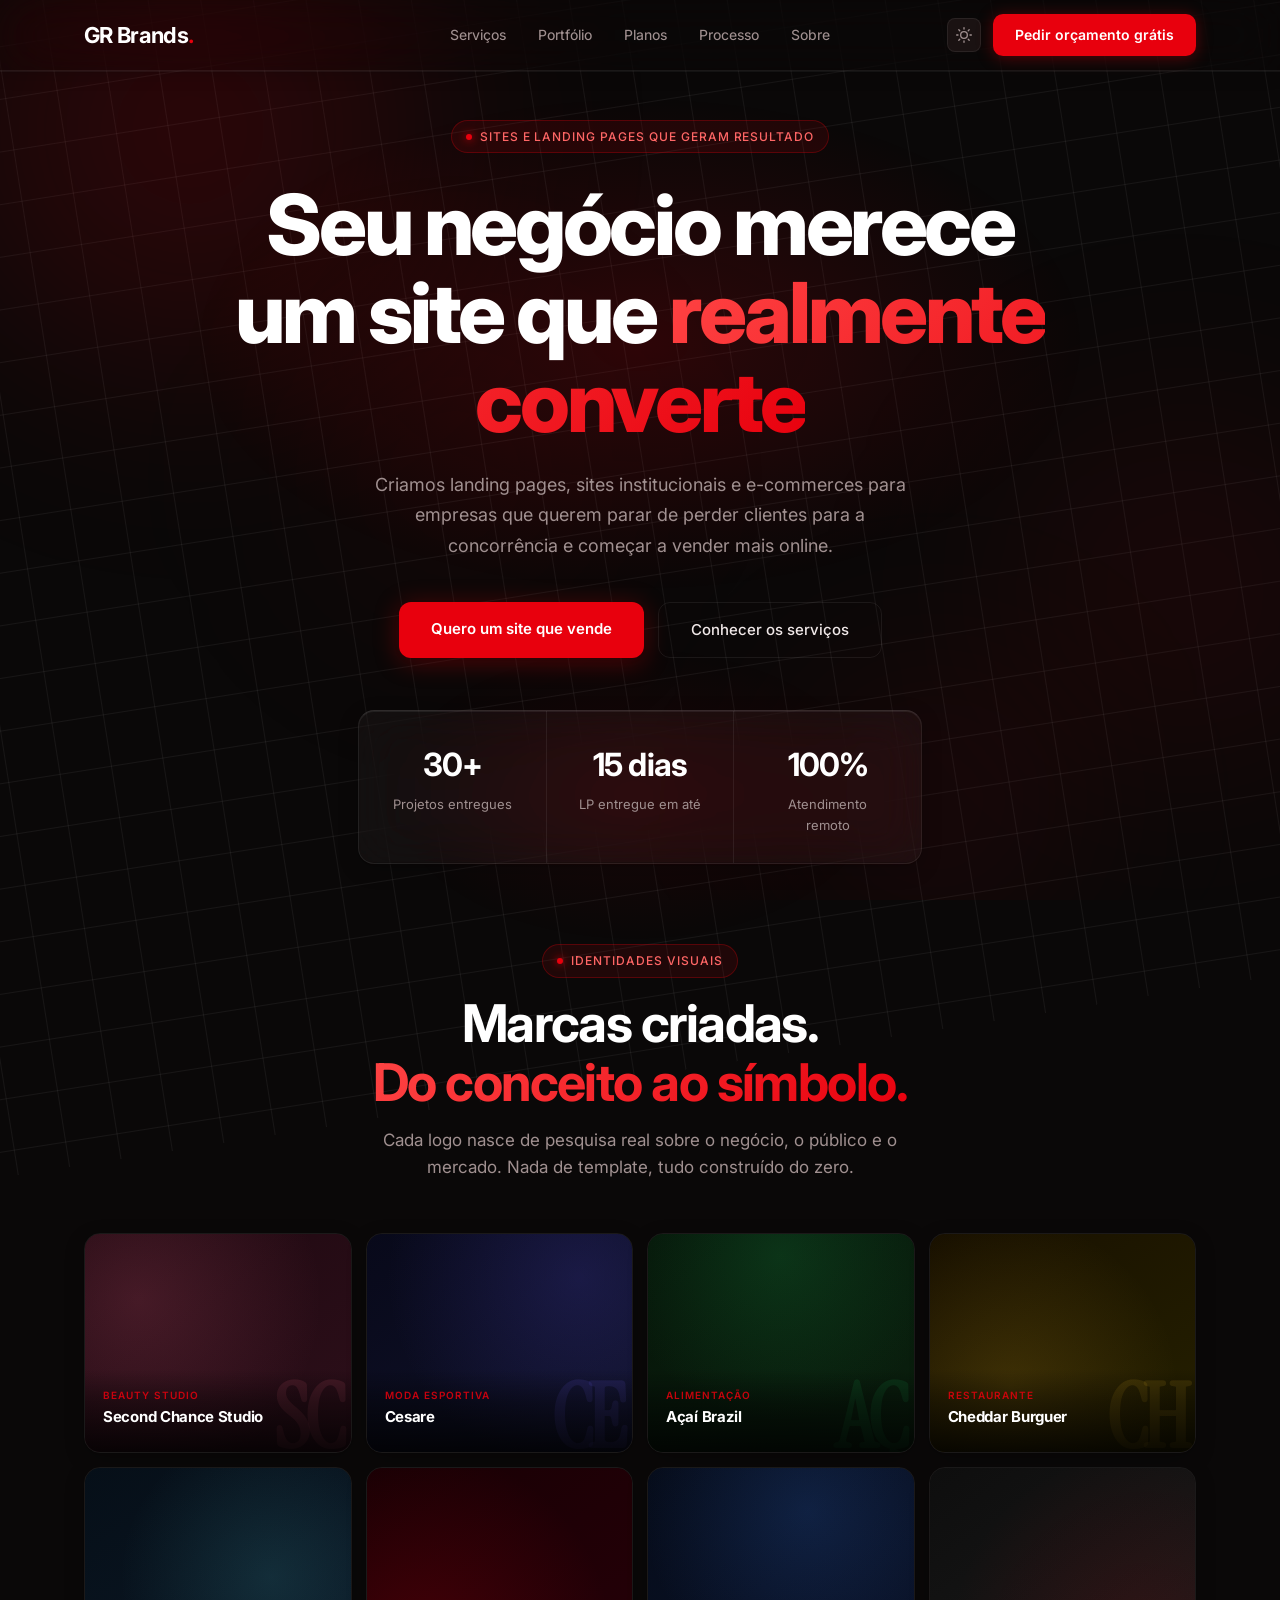
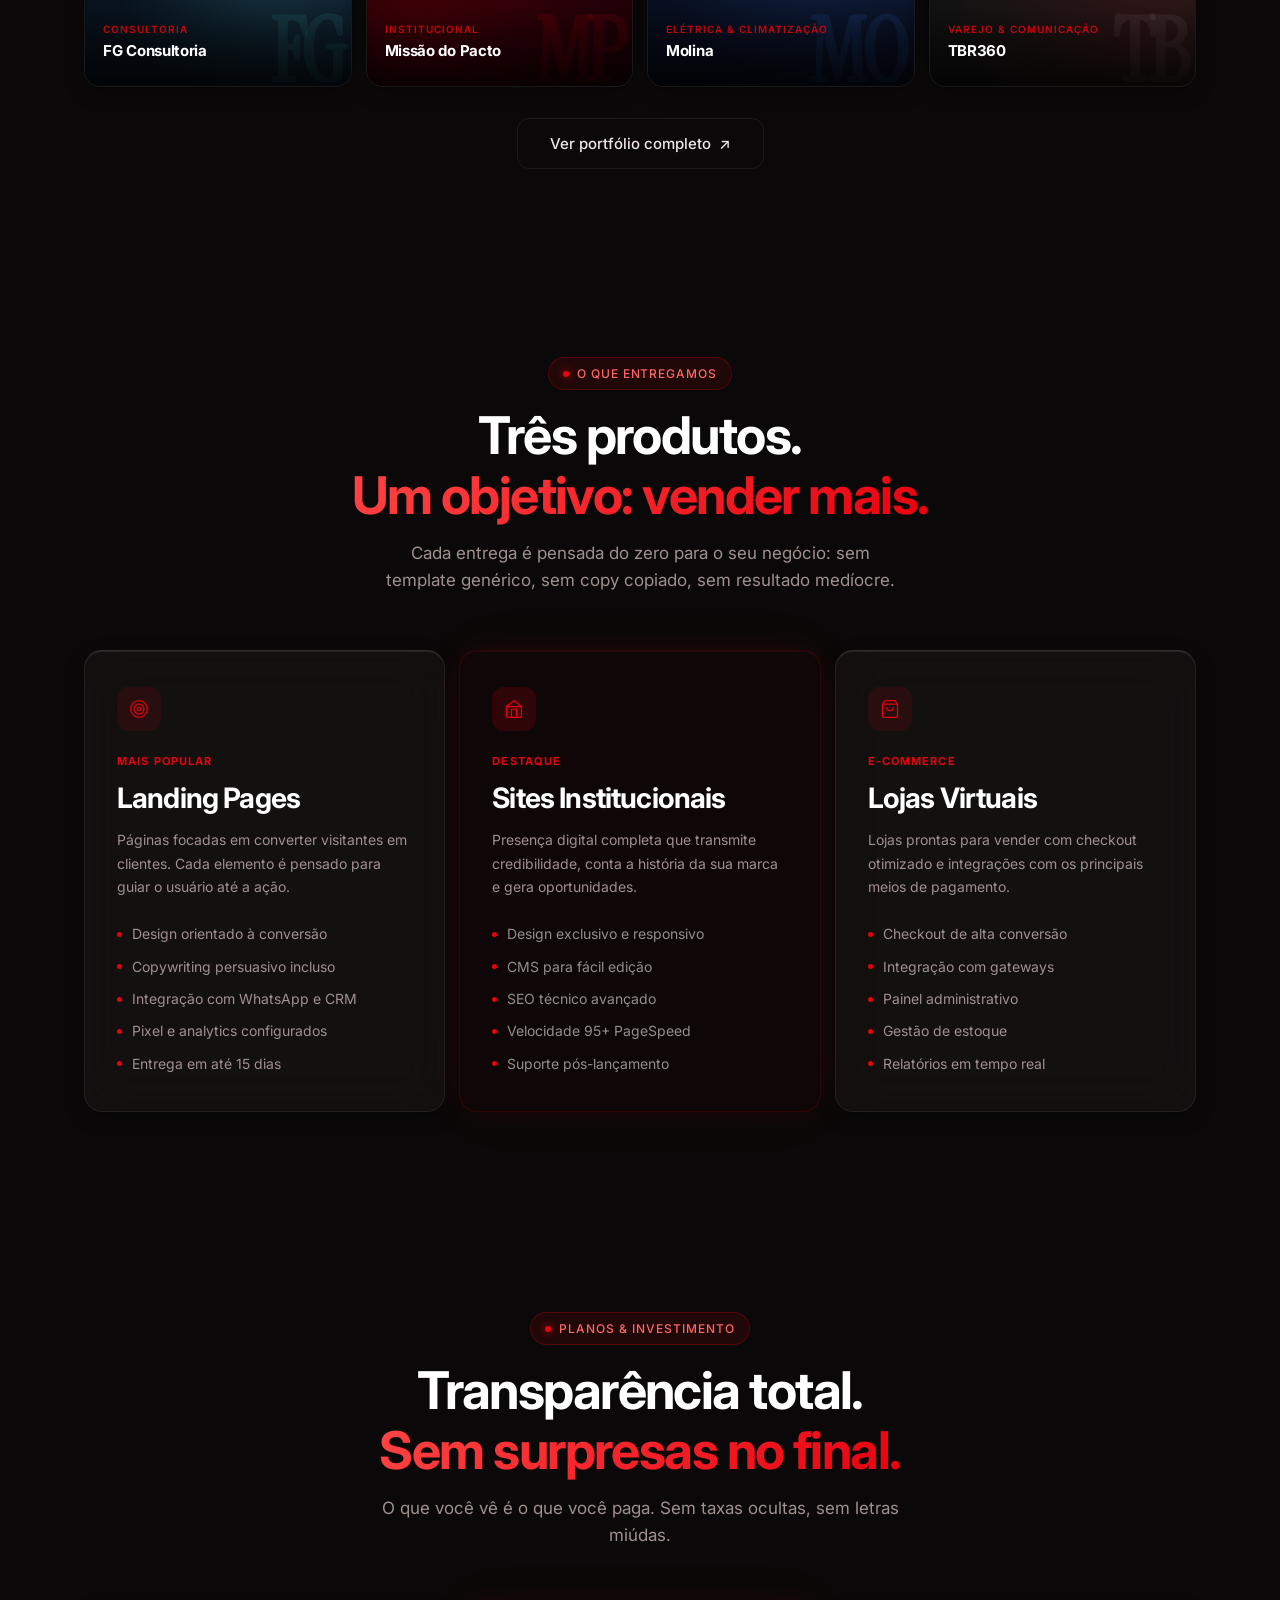
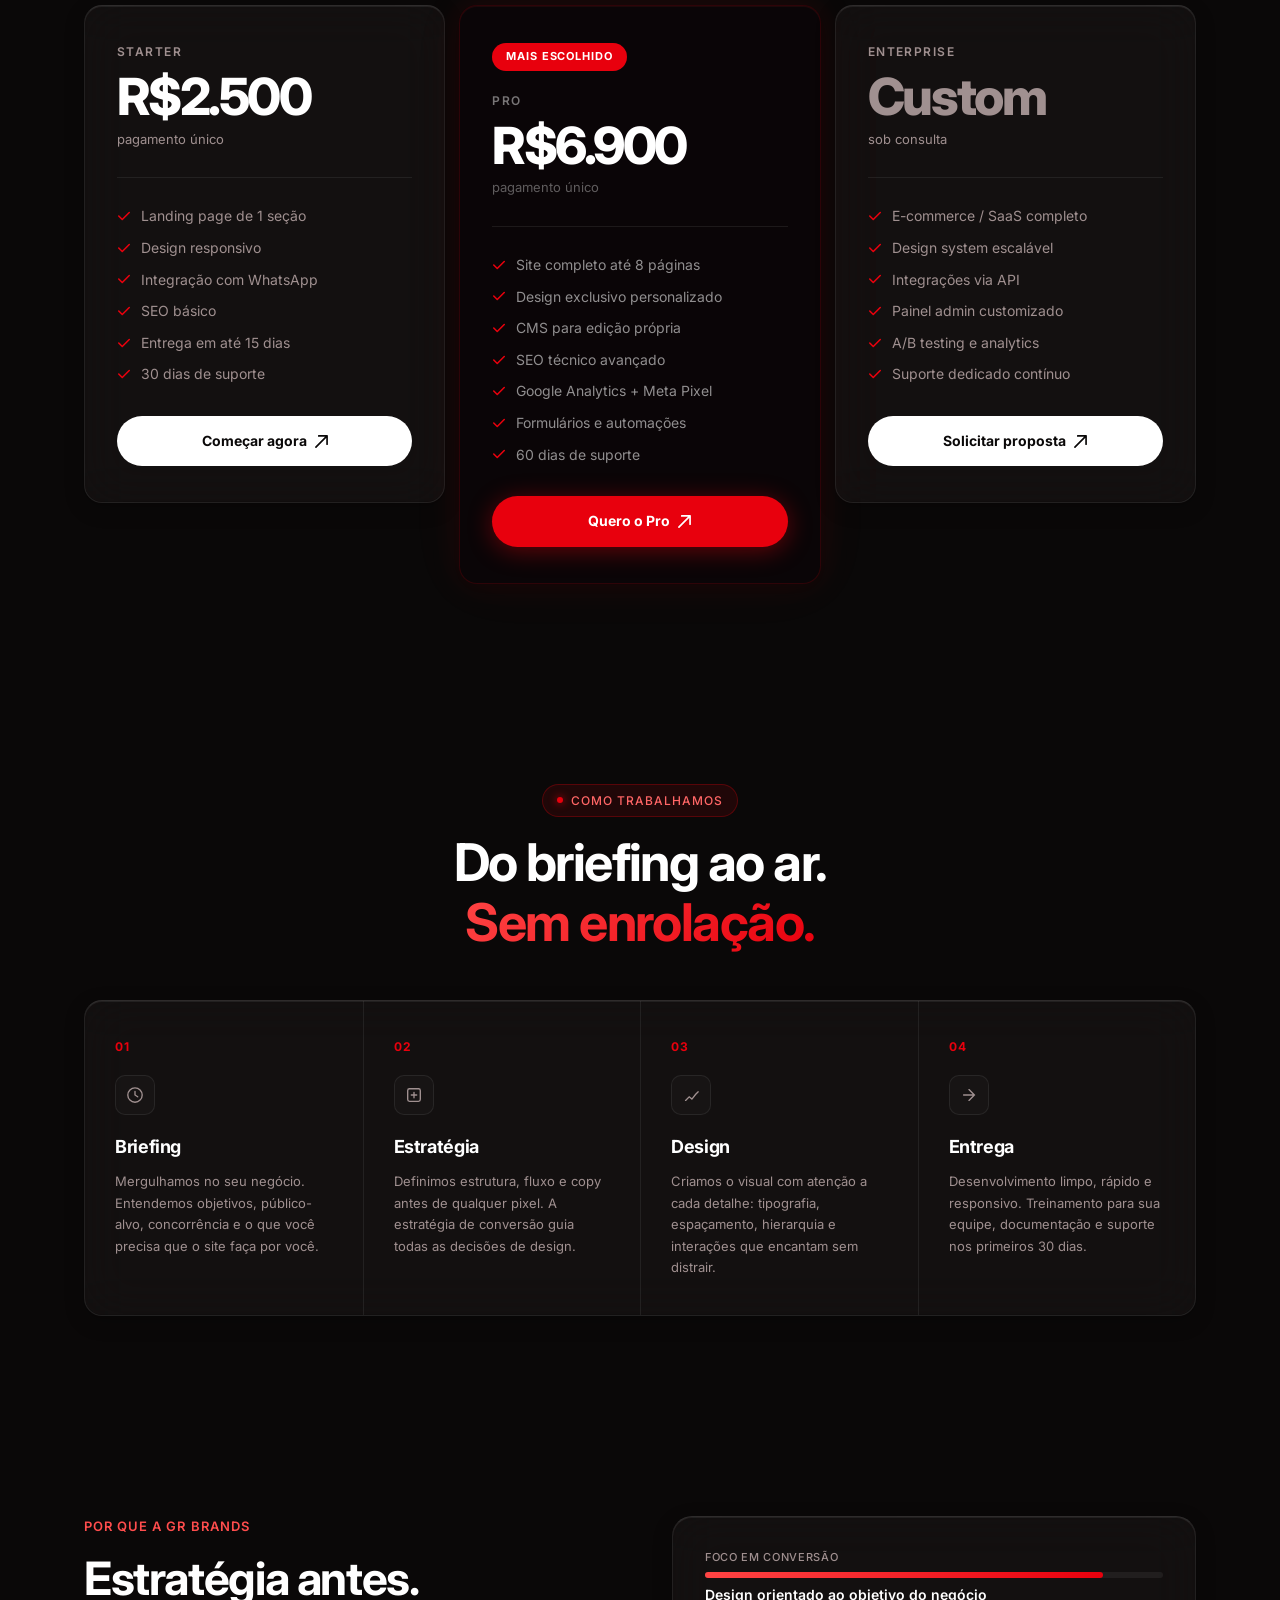
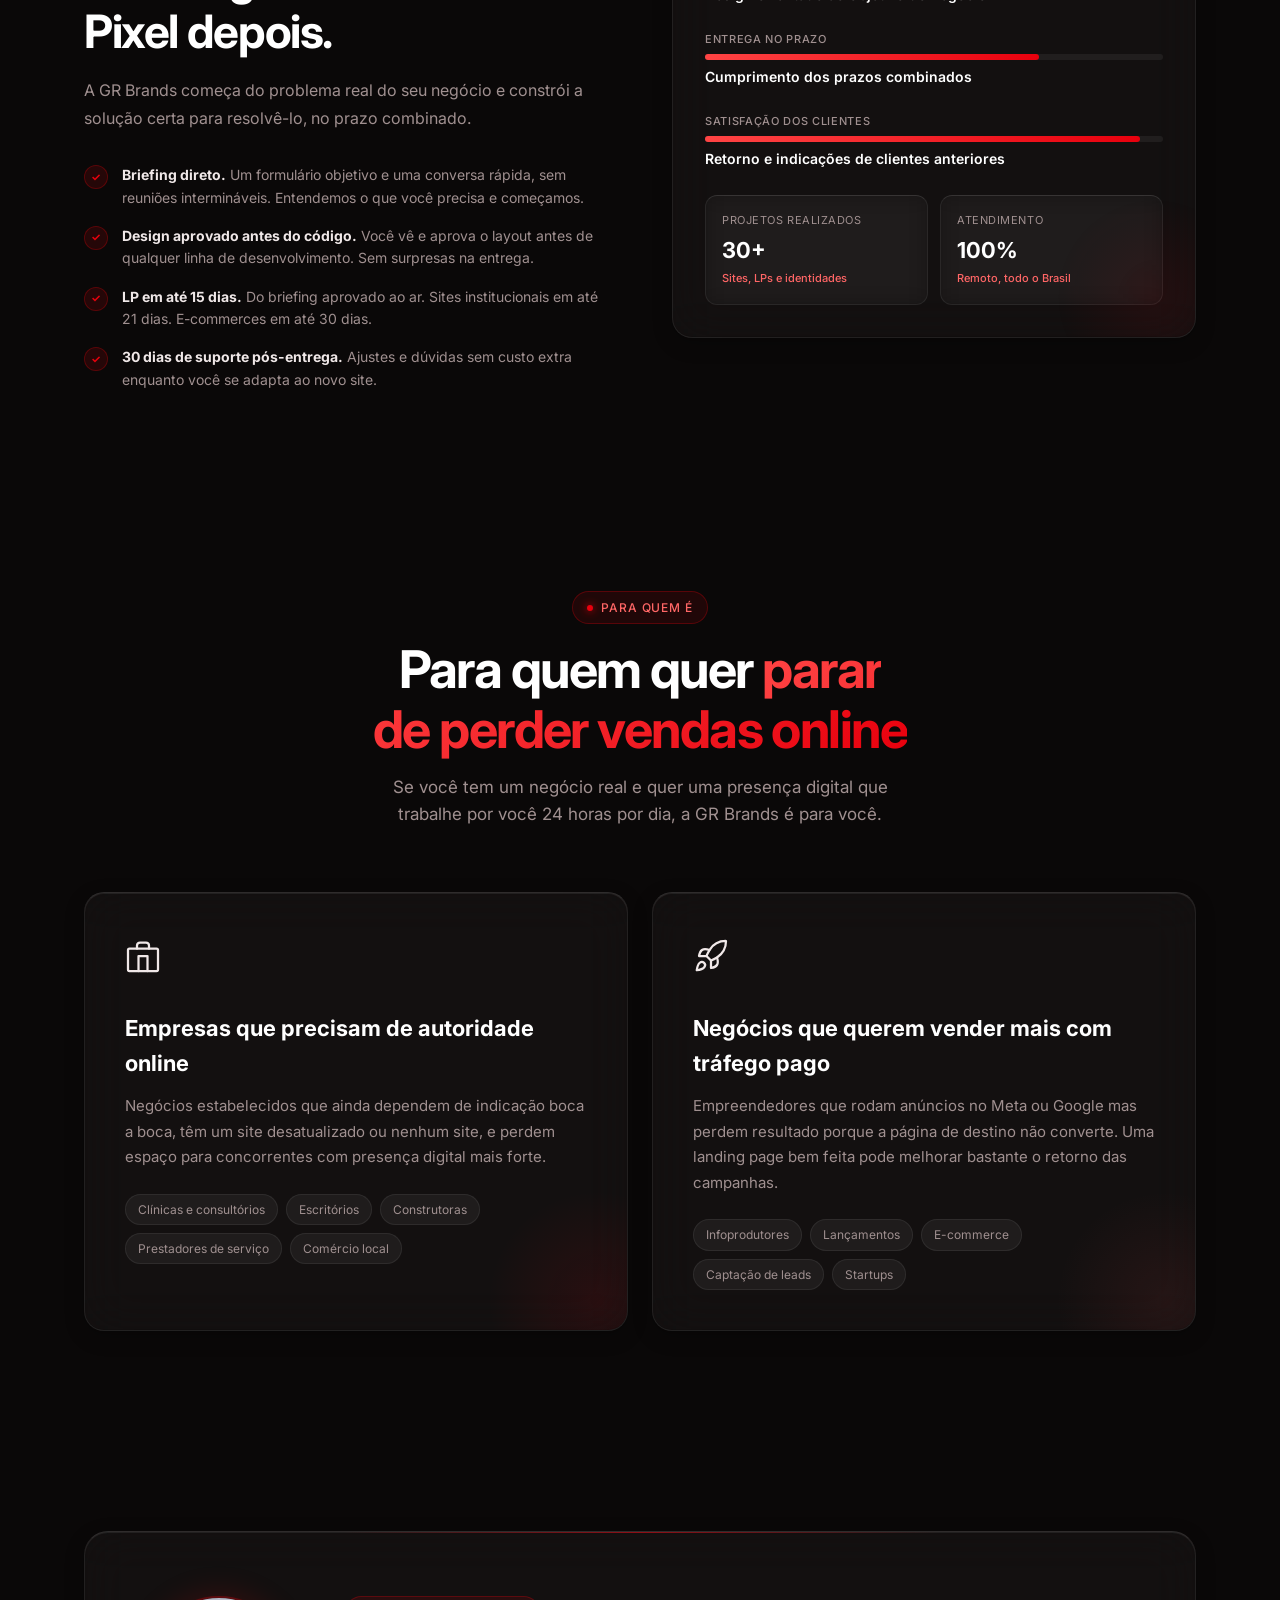
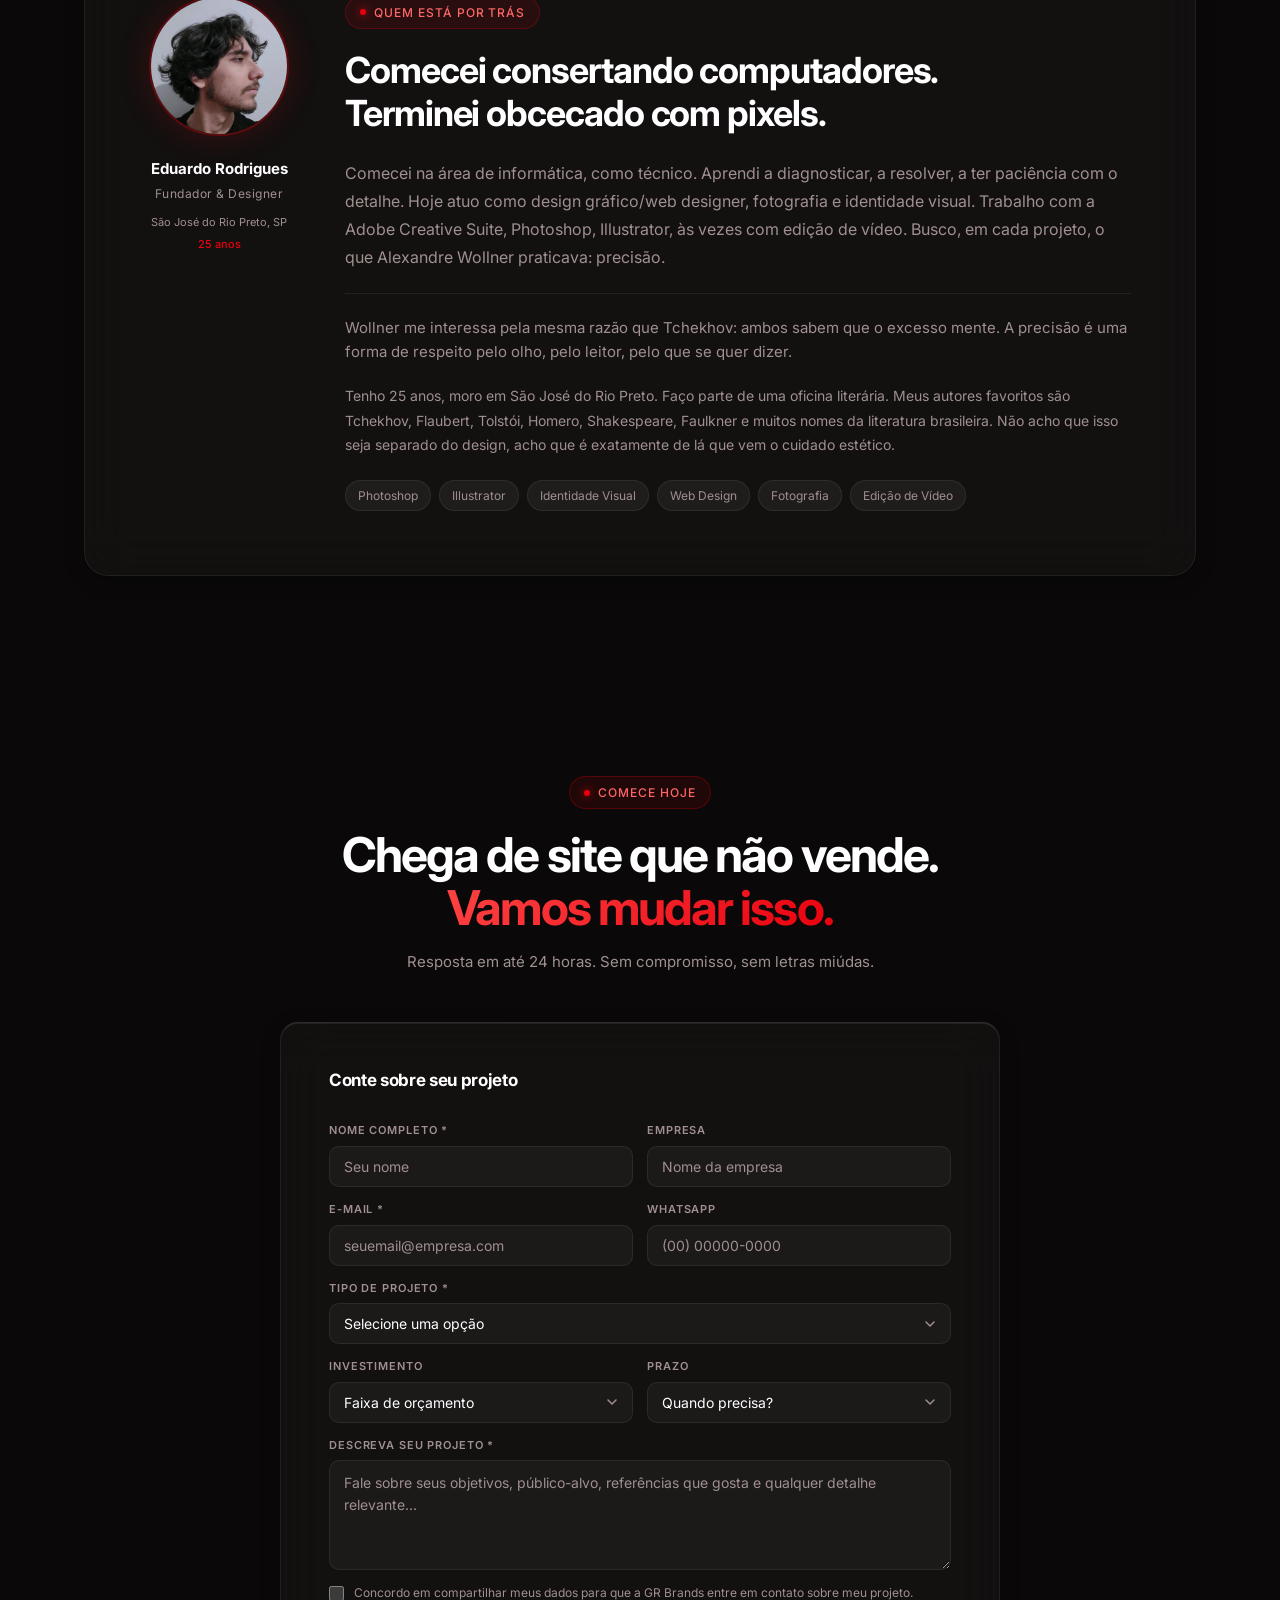
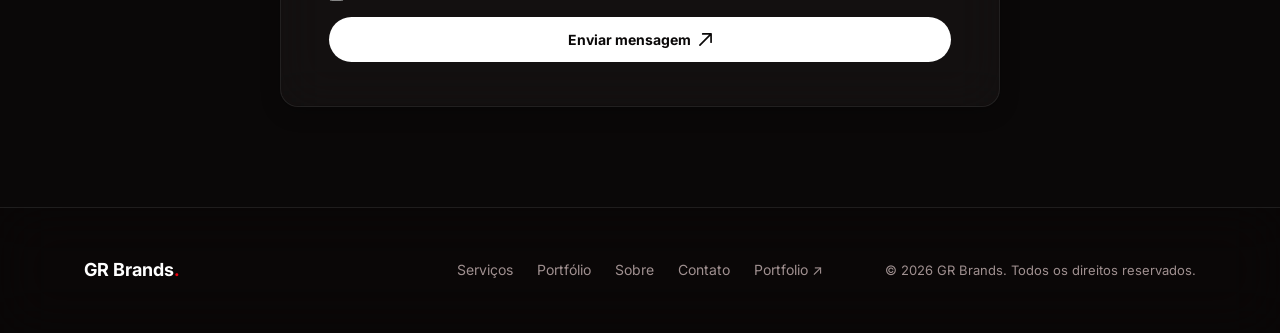
<file: index.html>
<!DOCTYPE html>
<html lang="pt-BR" data-theme="dark">
<head>
  <meta charset="UTF-8" />
  <meta name="viewport" content="width=device-width, initial-scale=1.0" />
  <title>GR Brands — Agência de Sites & Landing Pages</title>
  <link rel="preconnect" href="https://fonts.googleapis.com" />
  <link rel="preconnect" href="https://fonts.gstatic.com" crossorigin />
  <link href="https://fonts.googleapis.com/css2?family=Inter:wght@300;400;500;600;700;800&family=Instrument+Serif:ital@0;1&display=swap" rel="stylesheet" />
  <style>
    *, *::before, *::after { box-sizing: border-box; margin: 0; padding: 0; }

    /* ── DARK MODE (padrão) ── */
    :root {
      --bg:                 #0a0808;
      --surface:            #130e0e;
      --card:               #1a1212;
      --border:             rgba(255,255,255,0.07);
      --accent:             #E8000D;
      --accent2:            #ff4d4d;
      --text:               #f0e8e8;
      --muted:              #a09090;
      --heading:            #ffffff;
      --url-bg:             rgba(255,255,255,0.05);
      --bar-track:          rgba(255,255,255,0.06);
      --row-border:         rgba(255,255,255,0.03);
      --table-hover:        rgba(255,255,255,0.02);
      --tag-bg:             rgba(255,255,255,0.05);
      --ghost-hover-border: rgba(255,255,255,0.22);
      --ghost-hover-color:  #ffffff;
      --hero-glow1:         rgba(232,0,13,0.16);
      --hero-glow2:         rgba(232,0,13,0.08);
      --scrollbar-thumb:    #3a2020;
      --gradient-from:      #ff4444;
      --gradient-to:        #E8000D;
      --shadow-btn:         0 2px 8px rgba(0,0,0,0.30), 0 4px 24px rgba(232,0,13,0.35);
      --shadow-btn-hover:   0 4px 12px rgba(0,0,0,0.35), 0 8px 36px rgba(232,0,13,0.48);
      --glass-card-bg:      rgba(255,255,255,0.035);
      --glass-card-border:  rgba(255,255,255,0.07);
      --glass-card-border-t:rgba(255,255,255,0.12);
      --glass-card-shadow:  0 1px 0 rgba(255,255,255,0.07) inset,
                            0 -1px 0 rgba(0,0,0,0.15) inset,
                            0 1px 3px rgba(0,0,0,0.12),
                            0 6px 20px rgba(0,0,0,0.22);
      --glass-surface-bg:   rgba(255,255,255,0.02);
      --shadow-red-glow:    0 0 32px rgba(232,0,13,0.09), 0 0 64px rgba(232,0,13,0.04);
    }

    /* ── LIGHT MODE ── */
    :root[data-theme="light"] {
      --bg:                 #faf7f7;
      --surface:            #f0ebeb;
      --card:               #ffffff;
      --border:             rgba(0,0,0,0.08);
      --text:               #2e1e1e;
      --muted:              #7a6060;
      --heading:            #180808;
      --url-bg:             rgba(0,0,0,0.05);
      --bar-track:          rgba(0,0,0,0.08);
      --row-border:         rgba(0,0,0,0.05);
      --table-hover:        rgba(0,0,0,0.025);
      --tag-bg:             rgba(0,0,0,0.05);
      --ghost-hover-border: rgba(0,0,0,0.18);
      --ghost-hover-color:  #180808;
      --hero-glow1:         rgba(232,0,13,0.10);
      --hero-glow2:         rgba(232,0,13,0.06);
      --scrollbar-thumb:    #d4b8b8;
      --gradient-from:      #c5000b;
      --gradient-to:        #E8000D;
      --shadow-btn:         0 4px 24px rgba(232,0,13,0.32);
      --shadow-btn-hover:   0 8px 40px rgba(232,0,13,0.45);
      --glass-card-bg:      rgba(255,255,255,0.60);
      --glass-card-border:  rgba(255,255,255,0.75);
      --glass-card-border-t:rgba(255,255,255,0.98);
      --glass-card-shadow:  0 1px 0 rgba(255,255,255,0.98) inset,
                            0 -1px 0 rgba(0,0,0,0.04) inset,
                            0 1px 3px rgba(0,0,0,0.06),
                            0 6px 20px rgba(0,0,0,0.07);
      --glass-surface-bg:   rgba(255,255,255,0.30);
    }

    /* ── NAV GLASS VARS ── */
    :root {
      --glass-bg:              rgba(10,8,8,0.30);
      --glass-bg-scrolled:     rgba(10,8,8,0.72);
      --glass-border:          rgba(255,255,255,0.07);
      --glass-border-scrolled: rgba(255,255,255,0.09);
      --glass-shadow:          0 1px 0 rgba(255,255,255,0.05), 0 1px 2px rgba(0,0,0,0.12), 0 4px 16px rgba(0,0,0,0.14);
      --glass-shadow-scrolled: 0 1px 0 rgba(255,255,255,0.06), 0 1px 3px rgba(0,0,0,0.16), 0 8px 24px rgba(0,0,0,0.20);
    }
    :root[data-theme="light"] {
      --glass-bg:              rgba(250,247,247,0.60);
      --glass-bg-scrolled:     rgba(250,247,247,0.90);
      --glass-border:          rgba(0,0,0,0.06);
      --glass-border-scrolled: rgba(0,0,0,0.08);
      --glass-shadow:          0 1px 0 rgba(255,255,255,0.95), 0 1px 2px rgba(0,0,0,0.04), 0 4px 16px rgba(0,0,0,0.05);
      --glass-shadow-scrolled: 0 1px 0 rgba(255,255,255,1),    0 1px 3px rgba(0,0,0,0.06), 0 8px 24px rgba(0,0,0,0.07);
    }

    html { scroll-behavior: smooth; }
    body {
      background: var(--bg); color: var(--text);
      font-family: 'Inter', sans-serif; font-size: 16px;
      line-height: 1.6; -webkit-font-smoothing: antialiased;
      transition: background .3s, color .3s;
    }

    /* ── GRID BG ── */
    #grid-bg {
      position: fixed;
      inset: -15%;          /* margem p/ mover sem mostrar borda */
      z-index: 0;
      pointer-events: none;
      background-image:
        linear-gradient(rgba(255,255,255,0.055) 1px, transparent 1px),
        linear-gradient(90deg, rgba(255,255,255,0.055) 1px, transparent 1px);
      background-size: 52px 52px;
      transform: rotate(-9deg) translate(0px, 0px);
      will-change: transform;
    }
    :root[data-theme="light"] #grid-bg {
      background-image:
        linear-gradient(rgba(0,0,0,0.06) 1px, transparent 1px),
        linear-gradient(90deg, rgba(0,0,0,0.06) 1px, transparent 1px);
    }

    /* ── AMBIENT BLOBS ── */
    .blob-wrap { position: fixed; inset: 0; z-index: 0; pointer-events: none; overflow: hidden; }
    .blob { position: absolute; border-radius: 50%; filter: blur(90px); }
    .blob-1 { width: 700px; height: 700px; top: -220px; left: -160px; background: radial-gradient(circle, rgba(232,0,13,0.20) 0%, transparent 70%); }
    .blob-2 { width: 550px; height: 550px; top: 35%; right: -180px; background: radial-gradient(circle, rgba(232,0,13,0.10) 0%, transparent 70%); }
    .blob-3 { width: 450px; height: 450px; bottom: 22%; left: 18%; background: radial-gradient(circle, rgba(180,0,10,0.08) 0%, transparent 70%); }
    .blob-4 { width: 380px; height: 380px; bottom: -90px; right: 12%; background: radial-gradient(circle, rgba(232,0,13,0.12) 0%, transparent 70%); }
    :root[data-theme="light"] .blob-1 { background: radial-gradient(circle, rgba(232,0,13,0.12) 0%, transparent 70%); }
    :root[data-theme="light"] .blob-2 { background: radial-gradient(circle, rgba(232,0,13,0.07) 0%, transparent 70%); }
    :root[data-theme="light"] .blob-3 { background: radial-gradient(circle, rgba(200,0,10,0.06) 0%, transparent 70%); }
    :root[data-theme="light"] .blob-4 { background: radial-gradient(circle, rgba(232,0,13,0.09) 0%, transparent 70%); }

    nav, .hero, .mockup-section, .features, .approach-section,
    .forwho, .about, .team, .cta-section, footer { position: relative; z-index: 1; }

    /* ── SCROLLBAR ── */
    ::-webkit-scrollbar { width: 5px; }
    ::-webkit-scrollbar-track { background: var(--bg); }
    ::-webkit-scrollbar-thumb { background: var(--scrollbar-thumb); border-radius: 3px; }

    /* ── UTILITIES ── */
    .container { max-width: 1160px; margin: 0 auto; padding: 0 24px; }

    .badge {
      display: inline-flex; align-items: center; gap: 8px;
      background: rgba(232,0,13,0.10); border: 1px solid rgba(232,0,13,0.28);
      color: #ff6666; font-size: 12px; font-weight: 500;
      letter-spacing: .08em; text-transform: uppercase;
      padding: 6px 14px; border-radius: 100px;
    }
    :root[data-theme="light"] .badge { color: #c5000b; background: rgba(232,0,13,0.07); border-color: rgba(232,0,13,0.20); }

    .badge-dot {
      width: 6px; height: 6px; border-radius: 50%;
      background: var(--accent); box-shadow: 0 0 8px var(--accent);
      animation: pulse-dot 2.4s ease-in-out infinite;
    }
    @keyframes pulse-dot {
      0%,100% { box-shadow: 0 0 6px var(--accent); opacity: 1; }
      50%      { box-shadow: 0 0 16px var(--accent), 0 0 28px rgba(232,0,13,0.4); opacity: .75; }
    }

    .gradient-text {
      background: linear-gradient(135deg, var(--gradient-from) 0%, var(--gradient-to) 100%);
      -webkit-background-clip: text; -webkit-text-fill-color: transparent; background-clip: text;
    }

    /* ── NAV ── */
    nav {
      position: fixed; top: 0; left: 0; right: 0; z-index: 200;
      padding: 14px 0; border-bottom: 1px solid var(--glass-border);
      background: var(--glass-bg);
      backdrop-filter: blur(28px) saturate(160%);
      -webkit-backdrop-filter: blur(28px) saturate(160%);
      transition: background .35s, border-color .35s, box-shadow .35s;
      box-shadow: var(--glass-shadow);
    }
    nav.scrolled { background: var(--glass-bg-scrolled); border-color: var(--glass-border-scrolled); box-shadow: var(--glass-shadow-scrolled); }

    .nav-inner { display: grid; grid-template-columns: 1fr auto 1fr; align-items: center; gap: 16px; }
    .logo { font-size: 22px; font-weight: 700; letter-spacing: -.03em; color: var(--heading); text-decoration: none; flex-shrink: 0; }
    .logo span { color: var(--accent); }

    .nav-links { display: flex; align-items: center; gap: 32px; list-style: none; justify-content: center; }
    .nav-links a { color: var(--muted); text-decoration: none; font-size: 14px; font-weight: 450; transition: color .2s; }
    .nav-links a:hover { color: var(--heading); }

    .nav-right { display: flex; align-items: center; gap: 12px; justify-content: flex-end; }
    .nav-cta {
      background: var(--accent); color: #fff; border: none; border-radius: 10px;
      padding: 10px 22px; font-size: 14px; font-weight: 600; cursor: pointer;
      text-decoration: none; transition: opacity .2s, transform .15s; flex-shrink: 0;
      box-shadow: 0 2px 16px rgba(232,0,13,0.35);
    }
    .nav-cta:hover { opacity: .88; transform: translateY(-1px); }

    .theme-toggle {
      background: var(--card); border: 1px solid var(--border); border-radius: 8px;
      padding: 8px; cursor: pointer; display: flex; align-items: center; justify-content: center;
      color: var(--muted); transition: color .2s, border-color .2s; flex-shrink: 0;
    }
    .theme-toggle:hover { color: var(--heading); border-color: rgba(232,0,13,0.35); }
    .theme-toggle svg { width: 16px; height: 16px; display: block; }
    [data-theme="dark"]  .icon-moon { display: none; }
    [data-theme="light"] .icon-sun  { display: none; }

    /* ── HAMBURGER ── */
    .hamburger { display: none; background: transparent; border: none; cursor: pointer; flex-direction: column; justify-content: center; gap: 5px; padding: 6px; border-radius: 8px; }
    .hamburger span { width: 22px; height: 2px; background: var(--heading); border-radius: 2px; display: block; transition: transform .25s ease, opacity .2s ease; }
    .hamburger.open span:nth-child(1) { transform: translateY(7px) rotate(45deg); }
    .hamburger.open span:nth-child(2) { opacity: 0; transform: scaleX(0); }
    .hamburger.open span:nth-child(3) { transform: translateY(-7px) rotate(-45deg); }

    /* ── MOBILE MENU ── */
    .mobile-menu { position: fixed; inset: 0; z-index: 150; background: var(--bg); padding: 90px 32px 48px; display: flex; flex-direction: column; transform: translateX(100%); transition: transform .32s cubic-bezier(.4,0,.2,1); overflow-y: auto; }
    .mobile-menu.open { transform: translateX(0); }
    .mobile-nav-links { list-style: none; display: flex; flex-direction: column; gap: 0; flex: 1; }
    .mobile-nav-links li a { display: block; padding: 18px 0; font-size: 28px; font-weight: 700; letter-spacing: -.03em; color: var(--heading); text-decoration: none; border-bottom: 1px solid var(--border); transition: color .2s; }
    .mobile-nav-links li a:hover { color: var(--accent); }
    .mobile-cta { margin-top: 40px; background: var(--accent); color: #fff; text-align: center; border-radius: 14px; padding: 18px; font-size: 16px; font-weight: 700; text-decoration: none; display: block; box-shadow: var(--shadow-btn); }
    .mobile-theme-row { display: flex; align-items: center; justify-content: space-between; margin-top: 24px; padding-top: 24px; border-top: 1px solid var(--border); font-size: 14px; color: var(--muted); }

    /* ── HERO ── */
    .hero { min-height: 100vh; display: flex; flex-direction: column; align-items: center; justify-content: center; text-align: center; padding: 120px 24px 80px; position: relative; overflow: hidden; }
    .hero-glow  { position: absolute; top: 10%; left: 50%; transform: translateX(-50%); width: 900px; height: 500px; background: radial-gradient(ellipse at center, var(--hero-glow1) 0%, transparent 70%); pointer-events: none; }
    .hero-glow2 { position: absolute; bottom: 0; left: 30%; width: 500px; height: 300px; background: radial-gradient(ellipse at center, var(--hero-glow2) 0%, transparent 70%); pointer-events: none; }
    .hero-badge { margin-bottom: 28px; }
    .hero h1 { font-size: clamp(40px,7vw,84px); font-weight: 800; letter-spacing: -.04em; line-height: 1.05; color: var(--heading); max-width: 880px; }
    .hero-sub { margin-top: 24px; max-width: 560px; color: var(--muted); font-size: 18px; line-height: 1.7; }
    .hero-actions { display: flex; gap: 14px; margin-top: 40px; flex-wrap: wrap; justify-content: center; }

    .btn-primary {
      background: var(--accent); color: #fff; border: none; border-radius: 12px;
      padding: 15px 32px; font-size: 15px; font-weight: 600; cursor: pointer;
      text-decoration: none; transition: opacity .2s, transform .15s, box-shadow .2s;
      box-shadow: var(--shadow-btn); position: relative; overflow: hidden;
    }
    .btn-primary::after { content: ''; position: absolute; inset: 0; background: linear-gradient(105deg, transparent 35%, rgba(255,255,255,.16) 50%, transparent 65%); transform: translateX(-120%); transition: transform .55s ease; }
    .btn-primary:hover::after { transform: translateX(120%); }
    .btn-primary:hover { opacity: .92; transform: translateY(-2px); box-shadow: var(--shadow-btn-hover); }

    .btn-ghost { background: transparent; color: var(--text); border: 1px solid var(--border); border-radius: 12px; padding: 15px 32px; font-size: 15px; font-weight: 500; cursor: pointer; text-decoration: none; transition: border-color .2s, color .2s; }
    .btn-ghost:hover { border-color: var(--ghost-hover-border); color: var(--ghost-hover-color); }

    .hero-stats {
      display: flex; gap: 0; margin-top: 52px; flex-wrap: wrap; justify-content: center;
      background: var(--glass-card-bg);
      backdrop-filter: blur(24px) saturate(180%);
      -webkit-backdrop-filter: blur(24px) saturate(180%);
      border: 1px solid var(--glass-card-border);
      border-top-color: var(--glass-card-border-t);
      box-shadow: var(--glass-card-shadow);
      border-radius: 16px;
      overflow: hidden;
    }
    .stat-item {
      flex: 1; min-width: 120px;
      padding: 28px 32px;
      border-right: 1px solid var(--border);
    }
    .stat-item:last-child { border-right: none; }
    .stat-item { text-align: center; }
    .stat-num   { font-size: 32px; font-weight: 700; color: var(--heading); letter-spacing: -.03em; }
    .stat-label { font-size: 13px; color: var(--muted); margin-top: 4px; }

    /* ── MOCKUP ── */
    .mockup-section { padding: 0 0 100px; }
    .mockup-wrap {
      background: var(--glass-card-bg);
      backdrop-filter: blur(32px) saturate(180%); -webkit-backdrop-filter: blur(32px) saturate(180%);
      border: 1px solid var(--glass-card-border); border-top-color: var(--glass-card-border-t);
      box-shadow: var(--glass-card-shadow), 0 40px 100px rgba(0,0,0,0.28);
      border-radius: 20px; overflow: hidden; max-width: 1000px; margin: 0 auto;
    }
    .mockup-topbar { background: var(--surface); padding: 14px 20px; display: flex; align-items: center; gap: 8px; border-bottom: 1px solid var(--border); }
    .dot { width: 12px; height: 12px; border-radius: 50%; }
    .dot-r { background: #ff5f57; } .dot-y { background: #febc2e; } .dot-g { background: #28c840; }
    .mockup-url { flex: 1; background: var(--url-bg); border-radius: 6px; padding: 6px 12px; font-size: 12px; color: var(--muted); text-align: center; margin: 0 12px; }
    .mockup-body { display: flex; min-height: 380px; }
    .mockup-sidebar { width: 200px; background: var(--surface); border-right: 1px solid var(--border); padding: 20px 0; flex-shrink: 0; }
    .sidebar-logo { padding: 0 20px 20px; font-size: 16px; font-weight: 700; color: var(--heading); border-bottom: 1px solid var(--border); margin-bottom: 12px; }
    .sidebar-item { padding: 10px 20px; font-size: 13px; color: var(--muted); cursor: pointer; display: flex; align-items: center; gap: 10px; transition: background .15s, color .15s; border-left: 2px solid transparent; }
    .sidebar-item:hover  { background: rgba(232,0,13,0.07); color: var(--text); }
    .sidebar-item.active { background: rgba(232,0,13,0.10); color: var(--accent); border-left-color: var(--accent); }
    .sidebar-icon { width: 14px; height: 14px; border-radius: 4px; background: currentColor; opacity: .5; flex-shrink: 0; }
    .mockup-content { flex: 1; padding: 24px; min-width: 0; }
    .mockup-grid { display: grid; grid-template-columns: repeat(3,1fr); gap: 14px; margin-bottom: 20px; }
    .kpi-card {
      background: var(--glass-surface-bg); backdrop-filter: blur(12px); -webkit-backdrop-filter: blur(12px);
      border: 1px solid var(--glass-card-border); border-top-color: var(--glass-card-border-t);
      box-shadow: 0 1px 0 rgba(255,255,255,0.05) inset; border-radius: 12px; padding: 16px;
      transition: border-color .2s;
    }
    .kpi-card:hover { border-color: rgba(232,0,13,0.25); }
    .kpi-label { font-size: 11px; color: var(--muted); text-transform: uppercase; letter-spacing: .06em; }
    .kpi-val   { font-size: 26px; font-weight: 700; color: var(--heading); margin: 4px 0; letter-spacing: -.02em; }
    .kpi-delta { font-size: 12px; color: #34d399; }
    .kpi-delta.down { color: #f87171; }
    .mockup-table { background: var(--glass-surface-bg); backdrop-filter: blur(12px); -webkit-backdrop-filter: blur(12px); border: 1px solid var(--glass-card-border); border-radius: 12px; overflow: hidden; }
    .table-header { display: grid; grid-template-columns: 2fr 1fr 1fr 1fr; gap: 12px; padding: 12px 16px; border-bottom: 1px solid var(--border); }
    .table-header span { font-size: 11px; color: var(--muted); text-transform: uppercase; letter-spacing: .06em; }
    .table-row { display: grid; grid-template-columns: 2fr 1fr 1fr 1fr; gap: 12px; padding: 12px 16px; border-bottom: 1px solid var(--row-border); font-size: 13px; color: var(--text); transition: background .15s; align-items: center; }
    .table-row:hover { background: var(--table-hover); }
    .table-row:last-child { border-bottom: none; }
    .pill { display: inline-block; border-radius: 100px; font-size: 11px; font-weight: 500; padding: 3px 10px; }
    .pill-green  { background: rgba(52,211,153,0.12); color: #34d399; }
    .pill-yellow { background: rgba(251,191,36,0.12);  color: #fbbf24; }
    .pill-red    { background: rgba(232,0,13,0.12);    color: #ff5555; }
    :root[data-theme="light"] .pill-green  { background: rgba(22,163,74,0.12);  color: #15803d; }
    :root[data-theme="light"] .pill-yellow { background: rgba(202,138,4,0.12);  color: #a16207; }
    :root[data-theme="light"] .pill-red    { background: rgba(232,0,13,0.10);   color: #c5000b; }

    /* ── SERVICES 3-CARD ── */
    .features { padding: 100px 0; }

    .svc-grid {
      display: grid;
      grid-template-columns: repeat(3,1fr);
      gap: 14px;
      margin-top: 56px;
      align-items: start;
    }

    .svc-card {
      background: var(--glass-card-bg);
      backdrop-filter: blur(24px) saturate(180%);
      -webkit-backdrop-filter: blur(24px) saturate(180%);
      border: 1px solid var(--glass-card-border);
      border-top-color: var(--glass-card-border-t);
      box-shadow: var(--glass-card-shadow);
      border-radius: 18px;
      padding: 36px 32px;
      transition: transform .28s cubic-bezier(.34,1.56,.64,1), border-color .25s, box-shadow .25s;
      position: relative; overflow: hidden;
    }
    .svc-card:hover {
      transform: translateY(-5px);
      border-color: rgba(232,0,13,0.22);
      box-shadow: 0 1px 0 rgba(255,255,255,0.07) inset, 0 2px 4px rgba(0,0,0,0.14), 0 12px 32px rgba(0,0,0,0.28), 0 0 0 1px rgba(232,0,13,0.08);
    }
    .svc-card--featured {
      background: #0f0608;
      border-color: rgba(232,0,13,0.16);
      box-shadow: var(--shadow-red-glow), 0 1px 0 rgba(255,60,60,0.08) inset, 0 6px 20px rgba(0,0,0,0.30);
      --heading: #ffffff;
      --muted:   #a09090;
      --border:  rgba(255,255,255,0.08);
    }
    .svc-card--featured:hover { border-color: rgba(232,0,13,0.35); }

    .svc-icon {
      width: 44px; height: 44px; border-radius: 12px;
      background: rgba(232,0,13,0.10);
      display: flex; align-items: center; justify-content: center;
      color: var(--accent); margin-bottom: 22px;
      transition: background .2s;
    }
    .svc-card:hover .svc-icon { background: rgba(232,0,13,0.18); }
    .svc-card--featured .svc-icon { background: rgba(232,0,13,0.15); }

    .svc-tag {
      display: block;
      font-size: 11px; font-weight: 700; letter-spacing: .10em;
      text-transform: uppercase; color: var(--accent);
      margin-bottom: 12px;
    }
    .svc-name {
      font-size: clamp(22px,2.2vw,30px);
      font-weight: 700; letter-spacing: -.03em;
      color: var(--heading); line-height: 1.1;
      margin-bottom: 14px;
    }
    .svc-desc {
      font-size: 14px; color: var(--muted); line-height: 1.7;
      margin-bottom: 24px;
    }
    .svc-list {
      list-style: none;
      display: flex; flex-direction: column; gap: 10px;
    }
    .svc-list li {
      font-size: 14px; color: var(--muted);
      display: flex; align-items: center; gap: 10px;
    }
    .svc-list li::before {
      content: '';
      width: 5px; height: 5px; border-radius: 50%;
      background: var(--accent); flex-shrink: 0;
    }
    .svc-card--featured .svc-list li { color: rgba(255,255,255,.55); }

    /* ── PRICING ── */
    .pricing-section { padding: 100px 0; }

    .price-grid {
      display: grid;
      grid-template-columns: repeat(3,1fr);
      gap: 14px;
      align-items: start;
    }

    .price-card {
      background: var(--glass-card-bg);
      backdrop-filter: blur(24px) saturate(180%);
      -webkit-backdrop-filter: blur(24px) saturate(180%);
      border: 1px solid var(--glass-card-border);
      border-top-color: var(--glass-card-border-t);
      box-shadow: var(--glass-card-shadow);
      border-radius: 18px; padding: 36px 32px;
      position: relative; overflow: hidden;
      transition: transform .28s cubic-bezier(.34,1.56,.64,1), border-color .25s;
    }
    .price-card:hover { transform: translateY(-5px); border-color: rgba(232,0,13,0.28); }

    .price-card--featured {
      background: #0a0507;
      border-color: rgba(232,0,13,0.16);
      box-shadow: var(--shadow-red-glow), 0 1px 0 rgba(255,60,60,0.08) inset, 0 6px 20px rgba(0,0,0,0.30);
      /* fundo sempre escuro — texto sempre claro */
      --heading: #ffffff;
      --muted:   #a09090;
      --border:  rgba(255,255,255,0.08);
    }
    .price-card--featured:hover { border-color: rgba(232,0,13,0.35); }

    .price-badge {
      display: inline-block;
      background: var(--accent); color: #fff;
      font-size: 11px; font-weight: 700; letter-spacing: .08em;
      text-transform: uppercase; padding: 5px 14px; border-radius: 100px;
      margin-bottom: 20px;
    }

    .price-plan {
      font-size: 12px; font-weight: 600; letter-spacing: .12em;
      text-transform: uppercase; color: var(--muted);
      margin-bottom: 10px;
    }
    .price-card--featured .price-plan { color: rgba(255,255,255,.45); }

    .price-amount {
      font-size: clamp(38px,4vw,54px);
      font-weight: 800; letter-spacing: -.05em;
      color: var(--heading); line-height: 1;
      margin-bottom: 6px;
    }
    .price-amount--custom { color: var(--muted); }

    .price-period {
      font-size: 13px; color: var(--muted);
      margin-bottom: 28px;
    }
    .price-card--featured .price-period { color: rgba(255,255,255,.35); }

    .price-divider {
      height: 1px; background: var(--border);
      margin-bottom: 28px;
    }
    .price-card--featured .price-divider { background: rgba(255,255,255,.08); }

    .price-features {
      list-style: none;
      display: flex; flex-direction: column; gap: 12px;
      margin-bottom: 32px;
    }
    .price-features li {
      font-size: 14px; color: var(--muted);
      display: flex; align-items: center; gap: 10px; line-height: 1.4;
    }
    .price-features li svg { flex-shrink: 0; color: var(--accent); }
    .price-card--featured .price-features li { color: rgba(255,255,255,.55); }

    .price-cta {
      display: flex; align-items: center; justify-content: center; gap: 8px;
      width: 100%; padding: 14px 20px;
      background: var(--heading); color: var(--bg);
      font-family: 'Inter', sans-serif;
      font-size: 14px; font-weight: 700;
      border: none; border-radius: 100px; cursor: pointer;
      text-decoration: none;
      transition: opacity .2s, transform .15s;
    }
    .price-cta:hover { opacity: .88; transform: translateY(-1px); }
    .price-cta--red { background: var(--accent); color: #fff; box-shadow: 0 4px 24px rgba(232,0,13,0.40); }
    .price-cta--red:hover { box-shadow: 0 8px 36px rgba(232,0,13,0.55); }

    @media (max-width: 900px) {
      .svc-grid   { grid-template-columns: 1fr; gap: 12px; }
      .price-grid { grid-template-columns: 1fr; gap: 12px; }
    }
    @media (max-width: 600px) {
      .svc-card { padding: 28px 22px; }
      .price-card { padding: 28px 22px; }
      .price-amount { font-size: 40px; }
    }
    .section-label { text-align: center; margin-bottom: 16px; }
    .section-title { text-align: center; font-size: clamp(28px,5vw,52px); font-weight: 700; letter-spacing: -.03em; color: var(--heading); line-height: 1.15; }
    .section-sub   { text-align: center; color: var(--muted); font-size: 17px; margin-top: 14px; max-width: 520px; margin-left: auto; margin-right: auto; }
    .features-grid { display: grid; grid-template-columns: repeat(3,1fr); gap: 20px; margin-top: 64px; }
    .feature-card {
      background: var(--glass-card-bg); backdrop-filter: blur(24px) saturate(180%); -webkit-backdrop-filter: blur(24px) saturate(180%);
      border: 1px solid var(--glass-card-border); border-top-color: var(--glass-card-border-t);
      box-shadow: var(--glass-card-shadow); border-radius: 18px; padding: 32px;
      transition: border-color .25s, transform .25s, box-shadow .25s; position: relative; overflow: hidden;
    }
    .feature-card:hover { border-color: rgba(232,0,13,0.40); transform: translateY(-5px); box-shadow: var(--glass-card-shadow), 0 0 0 1px rgba(232,0,13,0.12); }
    .feature-card::before { content: ''; position: absolute; top: 0; left: 0; right: 0; height: 1px; background: linear-gradient(90deg, transparent, rgba(232,0,13,0.55), transparent); opacity: 0; transition: opacity .3s; }
    .feature-card:hover::before { opacity: 1; }
    .feature-icon { width: 48px; height: 48px; border-radius: 14px; display: flex; align-items: center; justify-content: center; font-size: 22px; margin-bottom: 20px; }
    .fi-red    { background: rgba(232,0,13,0.12); box-shadow: 0 0 24px rgba(232,0,13,0.12); }
    .fi-rose   { background: rgba(255,77,77,0.12); box-shadow: 0 0 24px rgba(255,77,77,0.10); }
    .fi-orange { background: rgba(251,113,24,0.12); box-shadow: 0 0 24px rgba(251,113,24,0.10); }
    .fi-amber  { background: rgba(251,191,36,0.12); box-shadow: 0 0 24px rgba(251,191,36,0.10); }
    .fi-green  { background: rgba(52,211,153,0.12); box-shadow: 0 0 24px rgba(52,211,153,0.10); }
    .fi-crimson{ background: rgba(180,0,30,0.12);   box-shadow: 0 0 24px rgba(180,0,30,0.10); }
    .feature-title { font-size: 18px; font-weight: 600; color: var(--heading); margin-bottom: 10px; }
    .feature-desc  { font-size: 14px; color: var(--muted); line-height: 1.65; }

    /* ── CONTACT FORM ── */
    .cta-section { padding: 100px 0; }
    .contact-wrap {
      max-width: 720px;
      margin: 0 auto;
    }
    .contact-header {
      text-align: center;
      margin-bottom: 48px;
    }
    .contact-heading {
      font-size: clamp(28px, 4vw, 48px); font-weight: 700;
      letter-spacing: -.04em; color: var(--heading); line-height: 1.1;
      margin-bottom: 14px;
    }
    .contact-sub { font-size: 15px; color: var(--muted); line-height: 1.7; }

    .contact-right {
      background: var(--glass-card-bg); backdrop-filter: blur(24px) saturate(180%);
      -webkit-backdrop-filter: blur(24px) saturate(180%);
      border: 1px solid var(--glass-card-border); border-top-color: var(--glass-card-border-t);
      box-shadow: var(--glass-card-shadow); border-radius: 18px; padding: 44px 48px;
    }
    .form-title { font-size: 17px; font-weight: 700; letter-spacing: -.02em; color: var(--heading); margin-bottom: 28px; }
    .form-grid { display: grid; grid-template-columns: 1fr 1fr; gap: 14px; }
    .form-group { display: flex; flex-direction: column; gap: 6px; }
    .form-group--full { grid-column: 1 / -1; }
    .form-label { font-size: 11px; font-weight: 600; letter-spacing: .08em; text-transform: uppercase; color: var(--muted); }
    .form-input {
      font-family: 'Inter', sans-serif; font-size: 14px; color: var(--heading);
      background: rgba(255,255,255,.04); border: 1px solid var(--border);
      border-radius: 10px; padding: 11px 14px; outline: none; width: 100%;
      transition: border-color .2s, box-shadow .2s;
      color-scheme: dark;
    }
    :root[data-theme="light"] .form-input {
      background: rgba(0,0,0,.03); color: var(--heading);
      color-scheme: light;
    }
    .form-input:focus { border-color: var(--accent); box-shadow: 0 0 0 3px rgba(232,0,13,.10); }
    .form-input::placeholder { color: var(--muted); }
    /* dropdown options — dark mode */
    .form-select option {
      background: #1a1212;
      color: #f0e8e8;
    }
    :root[data-theme="light"] .form-select option {
      background: #ffffff;
      color: #2e1e1e;
    }
    .form-select {
      appearance: none; -webkit-appearance: none;
      background-image: url("data:image/svg+xml,%3Csvg xmlns='http://www.w3.org/2000/svg' width='12' height='12' viewBox='0 0 12 12'%3E%3Cpath d='M2 4l4 4 4-4' stroke='%23a09090' stroke-width='1.5' fill='none' stroke-linecap='round'/%3E%3C/svg%3E");
      background-repeat: no-repeat; background-position: right 14px center; padding-right: 36px; cursor: pointer;
    }
    .form-textarea { resize: vertical; min-height: 110px; line-height: 1.55; }
    .form-check { display: flex; align-items: flex-start; gap: 10px; cursor: pointer; }
    .form-check input { width: 15px; height: 15px; flex-shrink: 0; margin-top: 2px; accent-color: var(--accent); cursor: pointer; }
    .form-check span { font-size: 12px; color: var(--muted); line-height: 1.55; }
    .form-submit {
      font-family: 'Inter', sans-serif; font-size: 14px; font-weight: 700;
      color: var(--bg); background: var(--heading); border: none;
      border-radius: 100px; padding: 14px 28px; cursor: pointer; width: 100%;
      display: flex; align-items: center; justify-content: center; gap: 8px;
      transition: opacity .2s, transform .15s;
    }
    .form-submit:hover { opacity: .88; transform: translateY(-1px); }
    .form-success { display: none; text-align: center; padding: 40px 0; }
    .form-success__icon {
      width: 52px; height: 52px; border-radius: 50%;
      background: rgba(232,0,13,.10); display: flex; align-items: center;
      justify-content: center; margin: 0 auto 16px; color: var(--accent);
    }
    .form-success strong { font-size: 18px; display: block; color: var(--heading); margin-bottom: 8px; }
    .form-success p { font-size: 14px; color: var(--muted); line-height: 1.65; }

    @media (max-width: 600px) {
      .contact-right { padding: 28px 20px; }
      .form-grid { grid-template-columns: 1fr; }
      .form-group--full { grid-column: auto; }
    }

    /* ── PROCESS ── */
    .process-section { padding: 100px 0; }
    .process-card {
      display: grid; grid-template-columns: repeat(4,1fr);
      background: var(--glass-card-bg); backdrop-filter: blur(24px) saturate(180%);
      -webkit-backdrop-filter: blur(24px) saturate(180%);
      border: 1px solid var(--glass-card-border); border-top-color: var(--glass-card-border-t);
      box-shadow: var(--glass-card-shadow);
      border-radius: 18px; overflow: hidden; margin-top: 48px;
    }
    .process-step {
      padding: 36px 30px; position: relative;
      transition: background .2s;
    }
    .process-step:hover { background: rgba(232,0,13,.04); }
    .process-step + .process-step { border-left: 1px solid var(--border); }
    .process-step::after {
      content: ''; position: absolute; bottom: 0; left: 0;
      width: 0; height: 2px; background: var(--accent);
      transition: width .4s cubic-bezier(.16,1,.3,1);
    }
    .process-step:hover::after { width: 100%; }
    .process-num {
      font-size: 12px; font-weight: 700; letter-spacing: .12em;
      color: var(--accent); margin-bottom: 18px;
    }
    .process-icon {
      width: 40px; height: 40px; border-radius: 10px;
      background: var(--glass-surface-bg); border: 1px solid var(--border);
      display: flex; align-items: center; justify-content: center;
      color: var(--muted); margin-bottom: 18px;
      transition: background .2s, color .2s, border-color .2s;
    }
    .process-step:hover .process-icon {
      background: rgba(232,0,13,.12); color: var(--accent); border-color: rgba(232,0,13,.25);
    }
    .process-name { font-size: 18px; font-weight: 700; letter-spacing: -.02em; color: var(--heading); margin-bottom: 10px; }
    .process-desc { font-size: 13px; color: var(--muted); line-height: 1.65; }

    @media (max-width: 900px) { .process-card { grid-template-columns: repeat(2,1fr); } .process-step:nth-child(3) { border-left: none; } .process-step:nth-child(3), .process-step:nth-child(4) { border-top: 1px solid var(--border); } }
    @media (max-width: 600px) { .process-card { grid-template-columns: 1fr; } .process-step + .process-step { border-left: none; border-top: 1px solid var(--border); } }

    /* ── APPROACH SECTION ── */
    .approach-section { padding: 100px 0; }
    .approach-inner { display: grid; grid-template-columns: 1fr 1fr; gap: 64px; align-items: start; }
    .approach-text .eyebrow { color: var(--accent2); font-size: 13px; font-weight: 600; letter-spacing: .08em; text-transform: uppercase; margin-bottom: 16px; }
    :root[data-theme="light"] .approach-text .eyebrow { color: #c5000b; }
    .approach-text h2 { font-size: clamp(28px,4vw,46px); font-weight: 700; letter-spacing: -.03em; color: var(--heading); line-height: 1.15; }
    .approach-text p  { color: var(--muted); font-size: 16px; line-height: 1.75; margin-top: 18px; }
    .approach-list { margin-top: 32px; display: flex; flex-direction: column; gap: 16px; }
    .approach-list-item { display: flex; align-items: flex-start; gap: 14px; }
    .check-icon { width: 24px; height: 24px; border-radius: 50%; background: rgba(232,0,13,0.12); border: 1px solid rgba(232,0,13,0.28); flex-shrink: 0; display: flex; align-items: center; justify-content: center; font-size: 11px; font-weight: 700; color: var(--accent); line-height: 1; margin-top: 1px; }
    :root[data-theme="light"] .check-icon { background: rgba(232,0,13,0.08); border-color: rgba(232,0,13,0.22); }
    .approach-list-item p { font-size: 14px; color: var(--muted); line-height: 1.6; margin: 0; }
    .approach-list-item strong { color: var(--text); }
    .approach-visual {
      background: var(--glass-card-bg); backdrop-filter: blur(24px) saturate(180%); -webkit-backdrop-filter: blur(24px) saturate(180%);
      border: 1px solid var(--glass-card-border); border-top-color: var(--glass-card-border-t);
      box-shadow: var(--glass-card-shadow); border-radius: 20px; padding: 32px;
      position: relative; overflow: hidden;
    }
    .approach-visual::after { content: ''; position: absolute; bottom: -60px; right: -60px; width: 200px; height: 200px; border-radius: 50%; background: radial-gradient(circle, rgba(232,0,13,0.08) 0%, transparent 70%); }
    .mini-stat { margin-bottom: 24px; }
    .mini-stat-label { font-size: 11px; color: var(--muted); text-transform: uppercase; letter-spacing: .06em; margin-bottom: 6px; font-weight: 500; }
    .mini-bar-wrap { background: var(--bar-track); border-radius: 100px; height: 6px; }
    .mini-bar { height: 6px; border-radius: 100px; }
    .bar1 { width: 87%; background: linear-gradient(90deg, #ff4444, #E8000D); }
    .bar2 { width: 73%; background: linear-gradient(90deg, #ff4444, #E8000D); }
    .bar3 { width: 95%; background: linear-gradient(90deg, #ff4444, #E8000D); }
    .mini-stat-val { font-size: 14px; font-weight: 600; color: var(--heading); margin-top: 6px; }
    .visual-kpis { display: grid; grid-template-columns: 1fr 1fr; gap: 12px; margin-top: 24px; }
    .vkpi { background: var(--glass-surface-bg); backdrop-filter: blur(12px); -webkit-backdrop-filter: blur(12px); border: 1px solid var(--glass-card-border); border-top-color: var(--glass-card-border-t); border-radius: 12px; padding: 16px; }
    .vkpi-label { font-size: 11px; color: var(--muted); text-transform: uppercase; letter-spacing: .05em; }
    .vkpi-val   { font-size: 22px; font-weight: 700; color: var(--heading); margin-top: 4px; }
    .vkpi-sub   { font-size: 11px; color: #ff6666; margin-top: 2px; font-weight: 500; }
    :root[data-theme="light"] .vkpi-sub { color: #c5000b; }

    /* ── FOR WHO ── */
    .forwho { padding: 100px 0; }
    .forwho-grid { display: grid; grid-template-columns: 1fr 1fr; gap: 24px; margin-top: 64px; }
    .forwho-card {
      background: var(--glass-card-bg); backdrop-filter: blur(24px) saturate(180%); -webkit-backdrop-filter: blur(24px) saturate(180%);
      border: 1px solid var(--glass-card-border); border-top-color: var(--glass-card-border-t);
      box-shadow: var(--glass-card-shadow); border-radius: 20px; padding: 40px;
      transition: border-color .25s, transform .25s; position: relative; overflow: hidden;
    }
    .forwho-card:hover { border-color: rgba(232,0,13,0.35); transform: translateY(-4px); }
    .forwho-icon { font-size: 36px; margin-bottom: 20px; }
    .forwho-card h3 { font-size: 22px; font-weight: 700; color: var(--heading); margin-bottom: 12px; }
    .forwho-card p  { color: var(--muted); font-size: 15px; line-height: 1.7; }
    .forwho-tags { display: flex; flex-wrap: wrap; gap: 8px; margin-top: 24px; }
    .tag { background: var(--tag-bg); border: 1px solid var(--border); color: var(--muted); font-size: 12px; padding: 5px 12px; border-radius: 100px; transition: border-color .2s, color .2s; }
    .tag:hover { border-color: rgba(232,0,13,0.35); color: var(--accent2); }
    .forwho-glow { position: absolute; bottom: -80px; right: -80px; width: 220px; height: 220px; border-radius: 50%; pointer-events: none; }
    .glow-red  { background: radial-gradient(circle, rgba(232,0,13,0.10) 0%, transparent 70%); }
    .glow-rose { background: radial-gradient(circle, rgba(255,77,77,0.08) 0%, transparent 70%); }

    /* ── ABOUT ── */
    .about { padding: 100px 0; }
    .about-inner {
      background: var(--glass-card-bg); backdrop-filter: blur(24px) saturate(180%); -webkit-backdrop-filter: blur(24px) saturate(180%);
      border: 1px solid var(--glass-card-border); border-top-color: var(--glass-card-border-t);
      box-shadow: var(--glass-card-shadow); border-radius: 24px; padding: 64px;
      text-align: center; position: relative; overflow: hidden;
    }
    .about-inner::before { content: ''; position: absolute; top: 0; left: 50%; transform: translateX(-50%); width: 600px; height: 1px; background: linear-gradient(90deg, transparent, rgba(232,0,13,0.55), transparent); }
    .about-inner h2 { font-size: clamp(24px,4vw,42px); font-weight: 700; letter-spacing: -.03em; color: var(--heading); max-width: 640px; margin: 20px auto 0; line-height: 1.2; }
    .about-inner p  { color: var(--muted); font-size: 16px; line-height: 1.75; max-width: 580px; margin: 20px auto 0; }
    .about-quote { margin-top: 48px; padding-top: 48px; border-top: 1px solid var(--border); font-size: 15px; color: var(--muted); font-style: italic; }
    .about-quote strong { color: var(--text); font-style: normal; }

    /* ── WORKS GRID — 4 colunas × 2 linhas uniformes ── */
    .works-grid {
      display: grid;
      grid-template-columns: repeat(4, 1fr);
      gap: 14px;
    }

    .work-card {
      position: relative;
      border-radius: 16px;
      overflow: hidden;
      border: 1px solid var(--glass-card-border);
      box-shadow: var(--glass-card-shadow);
      text-decoration: none;
      color: inherit;
      display: flex;
      flex-direction: column;
      justify-content: flex-end;
      height: 220px;
      transition: transform .3s cubic-bezier(.34,1.56,.64,1),
                  box-shadow .3s ease,
                  border-color .3s ease;
    }
    .work-card:hover {
      transform: translateY(-5px);
      box-shadow: 0 1px 0 rgba(255,255,255,0.06) inset, 0 2px 4px rgba(0,0,0,0.16), 0 14px 36px rgba(0,0,0,0.32);
      border-color: rgba(232,0,13,0.20);
    }

    .work-card__bg   { position: absolute; inset: 0; }
    .work-card__glow { position: absolute; inset: 0; pointer-events: none; }

    /* iniciais decorativas em background */
    .work-card__initials {
      position: absolute;
      bottom: -10px; right: 10px;
      font-size: 88px;
      font-weight: 800;
      letter-spacing: -.06em;
      line-height: 1;
      font-family: 'Instrument Serif', serif;
      pointer-events: none;
      user-select: none;
      transition: transform .4s ease, opacity .3s;
    }
    .work-card:hover .work-card__initials {
      transform: scale(1.06) translateY(-4px);
    }

    /* gradiente de leitura */
    .work-card__content {
      position: relative;
      z-index: 1;
      padding: 18px 18px 20px;
      background: linear-gradient(to top,
        rgba(0,0,0,.82) 0%,
        rgba(0,0,0,.40) 60%,
        transparent 100%);
      transition: padding .2s ease;
    }
    .work-card:hover .work-card__content { padding-bottom: 22px; }

    .work-card__cat {
      display: block;
      font-size: 10px;
      font-weight: 600;
      letter-spacing: .10em;
      text-transform: uppercase;
      color: rgba(232,0,13,.85);
      margin-bottom: 5px;
    }
    .work-card__name {
      font-size: 15px;
      font-weight: 700;
      letter-spacing: -.02em;
      color: #fff;
      line-height: 1.2;
      margin: 0 0 6px;
    }
    .work-card__desc {
      font-size: 12px;
      color: rgba(255,255,255,.55);
      line-height: 1.5;
      margin: 0;
      max-height: 0;
      overflow: hidden;
      transition: max-height .3s ease, opacity .3s ease;
      opacity: 0;
    }
    .work-card:hover .work-card__desc {
      max-height: 60px;
      opacity: 1;
    }

    /* seta no canto superior direito */
    .work-card__arrow {
      position: absolute;
      top: 14px; right: 14px;
      z-index: 2;
      width: 28px; height: 28px;
      border-radius: 50%;
      background: rgba(255,255,255,.10);
      backdrop-filter: blur(8px);
      display: flex; align-items: center; justify-content: center;
      color: #fff;
      opacity: 0;
      transform: translate(4px, -4px);
      transition: opacity .25s, transform .25s;
    }
    .work-card:hover .work-card__arrow {
      opacity: 1;
      transform: translate(0, 0);
    }

    @media (max-width: 960px) {
      .works-grid { grid-template-columns: repeat(2, 1fr); }
      .work-card { height: 200px; }
    }
    @media (max-width: 600px) {
      .works-grid { grid-template-columns: repeat(2, 1fr); gap: 10px; }
      .work-card { height: 170px; }
      .work-card__name { font-size: 13px; }
      .work-card__initials { font-size: 66px; }
      .work-card__desc { display: none; }
    }
    @media (max-width: 380px) {
      .works-grid { grid-template-columns: 1fr; }
      .work-card { height: 160px; }
    }

    /* ── CTA ── */
    .cta-section { padding: 100px 0; }
    .cta-inner {
      background: var(--glass-card-bg); backdrop-filter: blur(28px) saturate(180%); -webkit-backdrop-filter: blur(28px) saturate(180%);
      border: 1px solid var(--glass-card-border); border-top-color: var(--glass-card-border-t);
      box-shadow: var(--glass-card-shadow), 0 0 80px rgba(232,0,13,0.08);
      border-radius: 24px; padding: 80px 48px; text-align: center; position: relative; overflow: hidden;
    }
    .cta-inner::before { content: ''; position: absolute; top: -1px; left: 50%; transform: translateX(-50%); width: 400px; height: 1px; background: linear-gradient(90deg, transparent, rgba(232,0,13,0.70), transparent); }
    .cta-inner h2 { font-size: clamp(26px,5vw,52px); font-weight: 700; color: var(--heading); letter-spacing: -.03em; line-height: 1.15; max-width: 600px; margin: 0 auto; }
    .cta-inner p  { color: var(--muted); font-size: 17px; margin-top: 18px; max-width: 480px; margin-left: auto; margin-right: auto; }
    .cta-inner .hero-actions { margin-top: 36px; }

    /* ── FOOTER ── */
    footer {
      border-top: 1px solid var(--glass-border-scrolled);
      padding: 48px 0; color: var(--muted); font-size: 14px;
      background: var(--glass-bg-scrolled);
      backdrop-filter: blur(28px) saturate(160%);
      -webkit-backdrop-filter: blur(28px) saturate(160%);
      position: relative; z-index: 1;
    }
    .footer-inner { display: grid; grid-template-columns: 1fr auto 1fr; align-items: center; gap: 16px; }
    .footer-logo { font-size: 18px; font-weight: 700; color: var(--heading); }
    .footer-logo span { color: var(--accent); }
    .footer-links { display: flex; gap: 24px; justify-content: center; }
    .footer-links a { color: var(--muted); text-decoration: none; transition: color .2s; }
    .footer-links a:hover { color: var(--heading); }
    .footer-copy { color: var(--muted); font-size: 13px; text-align: right; }

    /* ── ANIMATIONS ── */
    @keyframes fadeUp { from { opacity: 0; transform: translateY(30px); } to { opacity: 1; transform: translateY(0); } }
    .fade-up { opacity: 0; animation: fadeUp .7s ease forwards; }
    .d1 { animation-delay: .1s; } .d2 { animation-delay: .2s; }
    .d3 { animation-delay: .3s; } .d4 { animation-delay: .45s; }

    /* ── RESPONSIVE ── */
    @media (max-width: 900px) {
      .features-grid { grid-template-columns: 1fr 1fr; }
      .approach-inner { grid-template-columns: 1fr; gap: 40px; }
      .forwho-grid { grid-template-columns: 1fr; }
      .team-grid { grid-template-columns: repeat(2,1fr); }
      .mockup-sidebar { width: 160px; }
    }
    @media (max-width: 600px) {
      .nav-links { display: none; } .nav-cta { display: none; } .hamburger { display: flex; }
      .features-grid { grid-template-columns: 1fr; }
      .hero { padding: 100px 20px 60px; }
      .hero h1 { font-size: 36px; } .hero-sub { font-size: 16px; }
      .hero-stats { gap: 24px; margin-top: 48px; padding-top: 36px; } .stat-num { font-size: 26px; }
      .mockup-section { padding: 0 0 60px; } .mockup-sidebar { display: none; }
      .mockup-grid { grid-template-columns: 1fr; }
      .table-header { grid-template-columns: 1fr 1fr; }
      .table-header span:nth-child(3), .table-header span:nth-child(4) { display: none; }
      .table-row { grid-template-columns: 1fr 1fr; }
      .table-row span:nth-child(3), .table-row span:nth-child(4) { display: none; }
      .features { padding: 60px 0; } .features-grid { gap: 14px; margin-top: 40px; } .feature-card { padding: 24px; }
      .approach-section { padding: 60px 0; } .approach-inner { gap: 32px; }
      .forwho { padding: 60px 0; } .forwho-card { padding: 28px 24px; }
      .about { padding: 60px 0; } .about-inner { padding: 36px 20px; }
      .team { padding: 60px 0; } .team-grid { grid-template-columns: repeat(2,1fr); gap: 14px; margin-top: 40px; } .team-card { padding: 22px 16px; }
      .cta-section { padding: 60px 0; } .cta-inner { padding: 48px 24px; }
      .footer-inner { grid-template-columns: 1fr; text-align: center; } .footer-copy { text-align: center; } .footer-links { flex-wrap: wrap; justify-content: center; gap: 16px; }
      .section-title { font-size: 26px; } .section-sub { font-size: 15px; }
    }
    @media (max-width: 360px) {
      .hero h1 { font-size: 30px; }
      .btn-primary, .btn-ghost { padding: 13px 22px; font-size: 14px; }
    }

    /* ══════════════════════════════
       MOBILE OTIMIZADO
    ══════════════════════════════ */

    /* Nav: logo SVG menor, padding reduzido */
    @media (max-width: 600px) {
      nav { padding: 12px 0; }
      .nav-inner { padding: 0 18px; }
      .logo svg { height: 28px !important; }

      /* Hero: centralizado, espaçamentos menores */
      .hero { padding: 88px 18px 52px; }
      .hero h1 { font-size: clamp(32px, 9vw, 48px); letter-spacing: -.035em; }
      .hero-sub { font-size: 15px; margin-top: 18px; }
      .hero-badge { margin-bottom: 20px; }
      .badge { font-size: 11px; padding: 5px 12px; }

      /* Hero actions: botões em coluna */
      .hero-actions { flex-direction: column; gap: 10px; width: 100%; }
      .btn-primary, .btn-ghost { width: 100%; text-align: center; justify-content: center; padding: 14px 20px; font-size: 15px; border-radius: 12px; }

      /* Hero stats: 3 em linha, texto menor */
      .hero-stats { gap: 0; margin-top: 40px; padding-top: 32px; }
      .stat-item { flex: 1; padding: 0 8px; }
      .stat-item + .stat-item { border-left: 1px solid var(--border); }
      .stat-num { font-size: 22px; }
      .stat-label { font-size: 11px; }

      /* Seções */
      .features { padding: 56px 0; }
      .approach-section { padding: 56px 0; }
      .forwho { padding: 56px 0; }
      .about { padding: 56px 0; }
      .cta-section { padding: 56px 0; }
      .mockup-section { padding: 0 0 56px; }

      /* Feature cards: padding e fonte */
      .feature-card { padding: 22px 20px; }
      .feature-icon { width: 42px; height: 42px; margin-bottom: 14px; }
      .feature-title { font-size: 16px; }
      .feature-desc { font-size: 13px; }

      /* Logo portfolio grid: 1 col */
      .logo-grid { grid-template-columns: 1fr; gap: 12px; }
      .logo-card, .logo-card--tall { min-height: 160px; }
      .logo-card__name { font-size: 17px; }
      .logo-card__desc { display: block !important; font-size: 12px; }
      .logo-card__symbol { font-size: 30px; }

      /* Approach */
      .approach-visual { padding: 22px 18px; }
      .mini-stat-val { font-size: 13px; }
      .visual-kpis { grid-template-columns: 1fr 1fr; gap: 10px; }
      .vkpi { padding: 12px; }
      .vkpi-val { font-size: 18px; }

      /* For who */
      .forwho-card { padding: 26px 20px; }
      .forwho-card h3 { font-size: 18px; }
      .forwho-icon { font-size: 0; } /* ícone SVG herda tamanho do svg width/height */
      .forwho-icon svg { width: 30px; height: 30px; }

      /* About Eduardo */
      .about-inner { padding: 28px 20px !important; grid-template-columns: 1fr !important; gap: 28px !important; }
      .about-inner > div:first-child { display: flex; flex-direction: column; align-items: center; }
      .about-inner h2 { font-size: clamp(20px, 6vw, 28px) !important; }
      .about-quote { font-size: 13px; margin-top: 20px; padding-top: 20px; }

      /* CTA */
      .cta-inner { padding: 44px 20px; }
      .cta-inner h2 { font-size: clamp(22px, 7vw, 34px); }
      .cta-inner p { font-size: 15px; }
      .cta-inner .hero-actions { flex-direction: column; gap: 10px; }

      /* Section titles */
      .section-title { font-size: clamp(24px, 7vw, 38px); }
      .section-sub { font-size: 14px; }

      /* Footer */
      footer { padding: 36px 0; }
      .footer-inner { gap: 20px; }
      .footer-links { gap: 14px; font-size: 13px; }
      .footer-copy { font-size: 12px; }

      /* Mobile menu */
      .mobile-menu { padding: 80px 24px 40px; }
      .mobile-nav-links li a { font-size: 24px; padding: 16px 0; }
      .mobile-cta { padding: 16px; font-size: 15px; margin-top: 32px; }

      /* Approach list */
      .approach-list { gap: 14px; }
      .approach-list-item p { font-size: 13px; }
    }

    /* Tablets (600–900) */
    @media (min-width: 601px) and (max-width: 900px) {
      nav { padding: 13px 0; }
      .hero { padding: 110px 32px 64px; }
      .hero h1 { font-size: clamp(38px, 7vw, 60px); }
      .logo-grid { grid-template-columns: 1fr 1fr; gap: 14px; }
      .logo-card--tall { grid-row: span 1; min-height: 200px; }
      .about-inner { grid-template-columns: 1fr !important; gap: 32px !important; }
      .about-inner > div:first-child { display: flex; flex-direction: column; align-items: center; }
      .hero-stats { gap: 32px; }
    }
  </style>
</head>
<body>

<div id="grid-bg" aria-hidden="true"></div>

<div class="blob-wrap" aria-hidden="true">
  <div class="blob blob-1"></div><div class="blob blob-2"></div>
  <div class="blob blob-3"></div><div class="blob blob-4"></div>
</div>

<!-- MOBILE MENU -->
<div class="mobile-menu" id="mobileMenu" aria-hidden="true">
  <ul class="mobile-nav-links">
    <li><a href="#servicos"  class="mobile-link">Serviços</a></li>
    <li><a href="#portfolio" class="mobile-link">Portfólio</a></li>
    <li><a href="#sobre"     class="mobile-link">Sobre</a></li>
    <li><a href="#para-quem" class="mobile-link">Para quem</a></li>
  </ul>
  <a href="#contato" class="mobile-cta mobile-link">Pedir orçamento grátis</a>
  <div class="mobile-theme-row">
    <span>Alternar tema</span>
    <button class="theme-toggle" id="themeToggleMobile" aria-label="Alternar tema">
      <svg class="icon-sun" xmlns="http://www.w3.org/2000/svg" viewBox="0 0 24 24" fill="none" stroke="currentColor" stroke-width="2" stroke-linecap="round" stroke-linejoin="round"><circle cx="12" cy="12" r="5"/><line x1="12" y1="1" x2="12" y2="3"/><line x1="12" y1="21" x2="12" y2="23"/><line x1="4.22" y1="4.22" x2="5.64" y2="5.64"/><line x1="18.36" y1="18.36" x2="19.78" y2="19.78"/><line x1="1" y1="12" x2="3" y2="12"/><line x1="21" y1="12" x2="23" y2="12"/><line x1="4.22" y1="19.78" x2="5.64" y2="18.36"/><line x1="18.36" y1="5.64" x2="19.78" y2="4.22"/></svg>
      <svg class="icon-moon" xmlns="http://www.w3.org/2000/svg" viewBox="0 0 24 24" fill="none" stroke="currentColor" stroke-width="2" stroke-linecap="round" stroke-linejoin="round"><path d="M21 12.79A9 9 0 1 1 11.21 3 7 7 0 0 0 21 12.79z"/></svg>
    </button>
  </div>
</div>

<!-- NAV -->
<nav id="nav">
  <div class="container nav-inner">
    <a href="#" class="logo">GR Brands<span>.</span></a>
    <ul class="nav-links">
      <li><a href="#servicos">Serviços</a></li>
      <li><a href="#portfolio">Portfólio</a></li>
      <li><a href="#planos">Planos</a></li>
      <li><a href="#processo">Processo</a></li>
      <li><a href="#sobre">Sobre</a></li>
    </ul>
    <div class="nav-right">
      <button class="theme-toggle" id="themeToggle" aria-label="Alternar tema">
        <svg class="icon-sun" xmlns="http://www.w3.org/2000/svg" viewBox="0 0 24 24" fill="none" stroke="currentColor" stroke-width="2" stroke-linecap="round" stroke-linejoin="round"><circle cx="12" cy="12" r="5"/><line x1="12" y1="1" x2="12" y2="3"/><line x1="12" y1="21" x2="12" y2="23"/><line x1="4.22" y1="4.22" x2="5.64" y2="5.64"/><line x1="18.36" y1="18.36" x2="19.78" y2="19.78"/><line x1="1" y1="12" x2="3" y2="12"/><line x1="21" y1="12" x2="23" y2="12"/><line x1="4.22" y1="19.78" x2="5.64" y2="18.36"/><line x1="18.36" y1="5.64" x2="19.78" y2="4.22"/></svg>
        <svg class="icon-moon" xmlns="http://www.w3.org/2000/svg" viewBox="0 0 24 24" fill="none" stroke="currentColor" stroke-width="2" stroke-linecap="round" stroke-linejoin="round"><path d="M21 12.79A9 9 0 1 1 11.21 3 7 7 0 0 0 21 12.79z"/></svg>
      </button>
      <a href="#contato" class="nav-cta">Pedir orçamento grátis</a>
      <button class="hamburger" id="hamburger" aria-label="Abrir menu"><span></span><span></span><span></span></button>
    </div>
  </div>
</nav>

<!-- HERO -->
<section class="hero">
  <div class="hero-glow"></div>
  <div class="hero-glow2"></div>
  <div class="hero-badge badge fade-up d1">
    <span class="badge-dot"></span>
    Sites e landing pages que geram resultado
  </div>
  <h1 class="fade-up d2">
    Seu negócio merece um site que <span class="gradient-text">realmente converte</span>
  </h1>
  <p class="hero-sub fade-up d3">
    Criamos landing pages, sites institucionais e e-commerces para empresas que querem parar de perder clientes para a concorrência e começar a vender mais online.
  </p>
  <div class="hero-actions fade-up d4">
    <a href="#contato" class="btn-primary">Quero um site que vende</a>
    <a href="#servicos" class="btn-ghost">Conhecer os serviços</a>
  </div>
  <div class="hero-stats fade-up d4">
    <div class="stat-item">
      <div class="stat-num">30+</div>
      <div class="stat-label">Projetos entregues</div>
    </div>
    <div class="stat-item">
      <div class="stat-num">15 dias</div>
      <div class="stat-label">LP entregue em até</div>
    </div>
    <div class="stat-item">
      <div class="stat-num">100%</div>
      <div class="stat-label">Atendimento remoto</div>
    </div>
  </div>
</section>

<!-- PORTFOLIO DE LOGOS -->
<section class="mockup-section" id="portfolio">
  <div class="container">
    <div class="section-label" style="justify-content:center;margin-bottom:16px;">
      <span class="badge"><span class="badge-dot"></span>Identidades Visuais</span>
    </div>
    <h2 class="section-title" style="margin-bottom:14px;">Marcas criadas.<br><span class="gradient-text">Do conceito ao símbolo.</span></h2>
    <p class="section-sub" style="margin-bottom:52px;">Cada logo nasce de pesquisa real sobre o negócio, o público e o mercado. Nada de template, tudo construído do zero.</p>

    <div class="works-grid">

      <a href="projetos/second-chance-studio.html" class="work-card">
        <div class="work-card__bg" style="background:linear-gradient(145deg,#1e0810,#2d0f1a);"></div>
        <div class="work-card__glow" style="background:radial-gradient(circle at 20% 30%, rgba(232,100,130,0.18) 0%, transparent 70%);"></div>
        <span class="work-card__initials" style="color:rgba(232,100,130,0.14);">SC</span>
        <div class="work-card__content">
          <span class="work-card__cat">Beauty Studio</span>
          <p class="work-card__name">Second Chance Studio</p>
          <p class="work-card__desc">Face estilizada, tons nude e rosa. Delicadeza e acolhimento como identidade.</p>
        </div>
        <span class="work-card__arrow">
          <svg viewBox="0 0 14 14" fill="none" width="12" height="12"><path d="M1 13L13 1M13 1H4M13 1V10" stroke="currentColor" stroke-width="1.8" stroke-linecap="round"/></svg>
        </span>
      </a>

      <a href="projetos/cesare.html" class="work-card">
        <div class="work-card__bg" style="background:linear-gradient(145deg,#08091a,#10122a);"></div>
        <div class="work-card__glow" style="background:radial-gradient(circle at 80% 20%, rgba(100,90,255,0.16) 0%, transparent 70%);"></div>
        <span class="work-card__initials" style="color:rgba(110,100,255,0.14);">CE</span>
        <div class="work-card__content">
          <span class="work-card__cat">Moda Esportiva</span>
          <p class="work-card__name">Cesare</p>
          <p class="work-card__desc">Herança italiana em paleta verde, branco e vermelho. Sofisticação atlética.</p>
        </div>
        <span class="work-card__arrow">
          <svg viewBox="0 0 14 14" fill="none" width="12" height="12"><path d="M1 13L13 1M13 1H4M13 1V10" stroke="currentColor" stroke-width="1.8" stroke-linecap="round"/></svg>
        </span>
      </a>

      <a href="projetos/acai-brazil.html" class="work-card">
        <div class="work-card__bg" style="background:linear-gradient(145deg,#061509,#0a200e);"></div>
        <div class="work-card__glow" style="background:radial-gradient(circle at 50% 10%, rgba(34,197,94,0.16) 0%, transparent 70%);"></div>
        <span class="work-card__initials" style="color:rgba(34,197,94,0.13);">AÇ</span>
        <div class="work-card__content">
          <span class="work-card__cat">Alimentação</span>
          <p class="work-card__name">Açaí Brazil</p>
          <p class="work-card__desc">Palmeira tropical como símbolo central. Autenticidade brasileira e frescor.</p>
        </div>
        <span class="work-card__arrow">
          <svg viewBox="0 0 14 14" fill="none" width="12" height="12"><path d="M1 13L13 1M13 1H4M13 1V10" stroke="currentColor" stroke-width="1.8" stroke-linecap="round"/></svg>
        </span>
      </a>

      <a href="projetos/cheddar-burguer.html" class="work-card">
        <div class="work-card__bg" style="background:linear-gradient(145deg,#181000,#252000);"></div>
        <div class="work-card__glow" style="background:radial-gradient(circle at 30% 70%, rgba(251,191,36,0.14) 0%, transparent 70%);"></div>
        <span class="work-card__initials" style="color:rgba(251,191,36,0.13);">CH</span>
        <div class="work-card__content">
          <span class="work-card__cat">Restaurante</span>
          <p class="work-card__name">Cheddar Burguer</p>
          <p class="work-card__desc">Tipografia descontraída e ilustração simplificada. Visual apetitoso e original.</p>
        </div>
        <span class="work-card__arrow">
          <svg viewBox="0 0 14 14" fill="none" width="12" height="12"><path d="M1 13L13 1M13 1H4M13 1V10" stroke="currentColor" stroke-width="1.8" stroke-linecap="round"/></svg>
        </span>
      </a>

      <a href="projetos/fg-consultoria.html" class="work-card">
        <div class="work-card__bg" style="background:linear-gradient(145deg,#060f18,#0b1826);"></div>
        <div class="work-card__glow" style="background:radial-gradient(circle at 70% 50%, rgba(79,196,207,0.14) 0%, transparent 70%);"></div>
        <span class="work-card__initials" style="color:rgba(79,196,207,0.13);">FG</span>
        <div class="work-card__content">
          <span class="work-card__cat">Consultoria</span>
          <p class="work-card__name">FG Consultoria</p>
          <p class="work-card__desc">Equilíbrio entre seriedade corporativa e modernidade. Confiança e expertise.</p>
        </div>
        <span class="work-card__arrow">
          <svg viewBox="0 0 14 14" fill="none" width="12" height="12"><path d="M1 13L13 1M13 1H4M13 1V10" stroke="currentColor" stroke-width="1.8" stroke-linecap="round"/></svg>
        </span>
      </a>

      <a href="projetos/missao-do-pacto.html" class="work-card">
        <div class="work-card__bg" style="background:linear-gradient(145deg,#180004,#260008);"></div>
        <div class="work-card__glow" style="background:radial-gradient(circle at 20% 80%, rgba(232,0,13,0.18) 0%, transparent 70%);"></div>
        <span class="work-card__initials" style="color:rgba(232,0,13,0.14);">MP</span>
        <div class="work-card__content">
          <span class="work-card__cat">Institucional</span>
          <p class="work-card__name">Missão do Pacto</p>
          <p class="work-card__desc">Força e propósito na composição tipográfica. Símbolo de compromisso e missão.</p>
        </div>
        <span class="work-card__arrow">
          <svg viewBox="0 0 14 14" fill="none" width="12" height="12"><path d="M1 13L13 1M13 1H4M13 1V10" stroke="currentColor" stroke-width="1.8" stroke-linecap="round"/></svg>
        </span>
      </a>

      <a href="projetos/molina.html" class="work-card">
        <div class="work-card__bg" style="background:linear-gradient(145deg,#060c1a,#0a1228);"></div>
        <div class="work-card__glow" style="background:radial-gradient(circle at 60% 20%, rgba(59,130,246,0.16) 0%, transparent 70%);"></div>
        <span class="work-card__initials" style="color:rgba(59,130,246,0.13);">MO</span>
        <div class="work-card__content">
          <span class="work-card__cat">Elétrica & Climatização</span>
          <p class="work-card__name">Molina</p>
          <p class="work-card__desc">Floco de neve no "o" e raio no "i". Dois serviços, uma marca clara e moderna.</p>
        </div>
        <span class="work-card__arrow">
          <svg viewBox="0 0 14 14" fill="none" width="12" height="12"><path d="M1 13L13 1M13 1H4M13 1V10" stroke="currentColor" stroke-width="1.8" stroke-linecap="round"/></svg>
        </span>
      </a>

      <a href="projetos/tbr360.html" class="work-card">
        <div class="work-card__bg" style="background:linear-gradient(145deg,#0e0e0e,#1a1a1a);"></div>
        <div class="work-card__glow" style="background:radial-gradient(circle at 80% 80%, rgba(232,0,13,0.12) 0%, transparent 70%);"></div>
        <span class="work-card__initials" style="color:rgba(255,255,255,0.07);">TB</span>
        <div class="work-card__content">
          <span class="work-card__cat">Varejo & Comunicação</span>
          <p class="work-card__name">TBR360</p>
          <p class="work-card__desc">Tabloides, peças digitais e vídeos institucionais. Identidade para varejo em alta demanda.</p>
        </div>
        <span class="work-card__arrow">
          <svg viewBox="0 0 14 14" fill="none" width="12" height="12"><path d="M1 13L13 1M13 1H4M13 1V10" stroke="currentColor" stroke-width="1.8" stroke-linecap="round"/></svg>
        </span>
      </a>

    </div>

    <div style="text-align:center;margin-top:44px;">
      <a href="https://grbrands.myportfolio.com" target="_blank" rel="noopener" class="btn-ghost">
        Ver portfólio completo &nbsp;↗
      </a>
    </div>
  </div>
</section>

<!-- SERVIÇOS -->
<section class="features" id="servicos">
  <div class="container">
    <div class="section-label">
      <span class="badge"><span class="badge-dot"></span>O que entregamos</span>
    </div>
    <h2 class="section-title">Três produtos.<br><span class="gradient-text">Um objetivo: vender mais.</span></h2>
    <p class="section-sub">Cada entrega é pensada do zero para o seu negócio: sem template genérico, sem copy copiado, sem resultado medíocre.</p>

    <div class="svc-grid">

      <!-- Card 1 -->
      <div class="svc-card">
        <div class="svc-icon">
          <svg viewBox="0 0 24 24" fill="none" stroke="currentColor" stroke-width="1.5" stroke-linecap="round" stroke-linejoin="round" width="20" height="20"><circle cx="12" cy="12" r="10"/><circle cx="12" cy="12" r="6"/><circle cx="12" cy="12" r="2"/></svg>
        </div>
        <span class="svc-tag">Mais popular</span>
        <h3 class="svc-name">Landing Pages</h3>
        <p class="svc-desc">Páginas focadas em converter visitantes em clientes. Cada elemento é pensado para guiar o usuário até a ação.</p>
        <ul class="svc-list">
          <li>Design orientado à conversão</li>
          <li>Copywriting persuasivo incluso</li>
          <li>Integração com WhatsApp e CRM</li>
          <li>Pixel e analytics configurados</li>
          <li>Entrega em até 15 dias</li>
        </ul>
      </div>

      <!-- Card 2 — destaque -->
      <div class="svc-card svc-card--featured">
        <div class="svc-icon">
          <svg viewBox="0 0 24 24" fill="none" stroke="currentColor" stroke-width="1.5" stroke-linecap="round" stroke-linejoin="round" width="20" height="20"><rect x="3" y="9" width="18" height="13" rx="1"/><path d="M9 22V12h6v10"/><path d="M3 9l9-7 9 7"/></svg>
        </div>
        <span class="svc-tag">Destaque</span>
        <h3 class="svc-name">Sites Institucionais</h3>
        <p class="svc-desc">Presença digital completa que transmite credibilidade, conta a história da sua marca e gera oportunidades.</p>
        <ul class="svc-list">
          <li>Design exclusivo e responsivo</li>
          <li>CMS para fácil edição</li>
          <li>SEO técnico avançado</li>
          <li>Velocidade 95+ PageSpeed</li>
          <li>Suporte pós-lançamento</li>
        </ul>
      </div>

      <!-- Card 3 -->
      <div class="svc-card">
        <div class="svc-icon">
          <svg viewBox="0 0 24 24" fill="none" stroke="currentColor" stroke-width="1.5" stroke-linecap="round" stroke-linejoin="round" width="20" height="20"><path d="M6 2L3 6v14a2 2 0 002 2h14a2 2 0 002-2V6l-3-4z"/><line x1="3" y1="6" x2="21" y2="6"/><path d="M16 10a4 4 0 01-8 0"/></svg>
        </div>
        <span class="svc-tag">E-commerce</span>
        <h3 class="svc-name">Lojas Virtuais</h3>
        <p class="svc-desc">Lojas prontas para vender com checkout otimizado e integrações com os principais meios de pagamento.</p>
        <ul class="svc-list">
          <li>Checkout de alta conversão</li>
          <li>Integração com gateways</li>
          <li>Painel administrativo</li>
          <li>Gestão de estoque</li>
          <li>Relatórios em tempo real</li>
        </ul>
      </div>

    </div>
  </div>
</section>

<!-- PRICING -->
<section class="pricing-section" id="planos">
  <div class="container">
    <div class="section-label">
      <span class="badge"><span class="badge-dot"></span>Planos & Investimento</span>
    </div>
    <h2 class="section-title">Transparência total.<br><span class="gradient-text">Sem surpresas no final.</span></h2>
    <p class="section-sub" style="margin-bottom:56px;">O que você vê é o que você paga. Sem taxas ocultas, sem letras miúdas.</p>

    <div class="price-grid">

      <!-- Starter -->
      <div class="price-card">
        <div class="price-plan">Starter</div>
        <div class="price-amount">R$2.500</div>
        <div class="price-period">pagamento único</div>
        <div class="price-divider"></div>
        <ul class="price-features">
          <li><svg viewBox="0 0 16 16" fill="none" width="14" height="14"><polyline points="2 8 6 12 14 4" stroke="currentColor" stroke-width="1.8" stroke-linecap="round" stroke-linejoin="round"/></svg> Landing page de 1 seção</li>
          <li><svg viewBox="0 0 16 16" fill="none" width="14" height="14"><polyline points="2 8 6 12 14 4" stroke="currentColor" stroke-width="1.8" stroke-linecap="round" stroke-linejoin="round"/></svg> Design responsivo</li>
          <li><svg viewBox="0 0 16 16" fill="none" width="14" height="14"><polyline points="2 8 6 12 14 4" stroke="currentColor" stroke-width="1.8" stroke-linecap="round" stroke-linejoin="round"/></svg> Integração com WhatsApp</li>
          <li><svg viewBox="0 0 16 16" fill="none" width="14" height="14"><polyline points="2 8 6 12 14 4" stroke="currentColor" stroke-width="1.8" stroke-linecap="round" stroke-linejoin="round"/></svg> SEO básico</li>
          <li><svg viewBox="0 0 16 16" fill="none" width="14" height="14"><polyline points="2 8 6 12 14 4" stroke="currentColor" stroke-width="1.8" stroke-linecap="round" stroke-linejoin="round"/></svg> Entrega em até 15 dias</li>
          <li><svg viewBox="0 0 16 16" fill="none" width="14" height="14"><polyline points="2 8 6 12 14 4" stroke="currentColor" stroke-width="1.8" stroke-linecap="round" stroke-linejoin="round"/></svg> 30 dias de suporte</li>
        </ul>
        <a href="#contato" class="price-cta">Começar agora
          <svg viewBox="0 0 14 14" fill="none" width="13" height="13"><path d="M1 13L13 1M13 1H4M13 1V10" stroke="currentColor" stroke-width="1.8" stroke-linecap="round"/></svg>
        </a>
      </div>

      <!-- Pro — destaque -->
      <div class="price-card price-card--featured">
        <span class="price-badge">Mais escolhido</span>
        <div class="price-plan">Pro</div>
        <div class="price-amount">R$6.900</div>
        <div class="price-period">pagamento único</div>
        <div class="price-divider"></div>
        <ul class="price-features">
          <li><svg viewBox="0 0 16 16" fill="none" width="14" height="14"><polyline points="2 8 6 12 14 4" stroke="#E8000D" stroke-width="1.8" stroke-linecap="round" stroke-linejoin="round"/></svg> Site completo até 8 páginas</li>
          <li><svg viewBox="0 0 16 16" fill="none" width="14" height="14"><polyline points="2 8 6 12 14 4" stroke="#E8000D" stroke-width="1.8" stroke-linecap="round" stroke-linejoin="round"/></svg> Design exclusivo personalizado</li>
          <li><svg viewBox="0 0 16 16" fill="none" width="14" height="14"><polyline points="2 8 6 12 14 4" stroke="#E8000D" stroke-width="1.8" stroke-linecap="round" stroke-linejoin="round"/></svg> CMS para edição própria</li>
          <li><svg viewBox="0 0 16 16" fill="none" width="14" height="14"><polyline points="2 8 6 12 14 4" stroke="#E8000D" stroke-width="1.8" stroke-linecap="round" stroke-linejoin="round"/></svg> SEO técnico avançado</li>
          <li><svg viewBox="0 0 16 16" fill="none" width="14" height="14"><polyline points="2 8 6 12 14 4" stroke="#E8000D" stroke-width="1.8" stroke-linecap="round" stroke-linejoin="round"/></svg> Google Analytics + Meta Pixel</li>
          <li><svg viewBox="0 0 16 16" fill="none" width="14" height="14"><polyline points="2 8 6 12 14 4" stroke="#E8000D" stroke-width="1.8" stroke-linecap="round" stroke-linejoin="round"/></svg> Formulários e automações</li>
          <li><svg viewBox="0 0 16 16" fill="none" width="14" height="14"><polyline points="2 8 6 12 14 4" stroke="#E8000D" stroke-width="1.8" stroke-linecap="round" stroke-linejoin="round"/></svg> 60 dias de suporte</li>
        </ul>
        <a href="#contato" class="price-cta price-cta--red">Quero o Pro
          <svg viewBox="0 0 14 14" fill="none" width="13" height="13"><path d="M1 13L13 1M13 1H4M13 1V10" stroke="currentColor" stroke-width="1.8" stroke-linecap="round"/></svg>
        </a>
      </div>

      <!-- Enterprise -->
      <div class="price-card">
        <div class="price-plan">Enterprise</div>
        <div class="price-amount price-amount--custom">Custom</div>
        <div class="price-period">sob consulta</div>
        <div class="price-divider"></div>
        <ul class="price-features">
          <li><svg viewBox="0 0 16 16" fill="none" width="14" height="14"><polyline points="2 8 6 12 14 4" stroke="currentColor" stroke-width="1.8" stroke-linecap="round" stroke-linejoin="round"/></svg> E-commerce / SaaS completo</li>
          <li><svg viewBox="0 0 16 16" fill="none" width="14" height="14"><polyline points="2 8 6 12 14 4" stroke="currentColor" stroke-width="1.8" stroke-linecap="round" stroke-linejoin="round"/></svg> Design system escalável</li>
          <li><svg viewBox="0 0 16 16" fill="none" width="14" height="14"><polyline points="2 8 6 12 14 4" stroke="currentColor" stroke-width="1.8" stroke-linecap="round" stroke-linejoin="round"/></svg> Integrações via API</li>
          <li><svg viewBox="0 0 16 16" fill="none" width="14" height="14"><polyline points="2 8 6 12 14 4" stroke="currentColor" stroke-width="1.8" stroke-linecap="round" stroke-linejoin="round"/></svg> Painel admin customizado</li>
          <li><svg viewBox="0 0 16 16" fill="none" width="14" height="14"><polyline points="2 8 6 12 14 4" stroke="currentColor" stroke-width="1.8" stroke-linecap="round" stroke-linejoin="round"/></svg> A/B testing e analytics</li>
          <li><svg viewBox="0 0 16 16" fill="none" width="14" height="14"><polyline points="2 8 6 12 14 4" stroke="currentColor" stroke-width="1.8" stroke-linecap="round" stroke-linejoin="round"/></svg> Suporte dedicado contínuo</li>
        </ul>
        <a href="#contato" class="price-cta">Solicitar proposta
          <svg viewBox="0 0 14 14" fill="none" width="13" height="13"><path d="M1 13L13 1M13 1H4M13 1V10" stroke="currentColor" stroke-width="1.8" stroke-linecap="round"/></svg>
        </a>
      </div>

    </div>
  </div>
</section>

<!-- PROCESSO -->
<section class="process-section" id="processo">
  <div class="container">
    <div class="section-label">
      <span class="badge"><span class="badge-dot"></span>Como trabalhamos</span>
    </div>
    <h2 class="section-title">Do briefing ao ar.<br><span class="gradient-text">Sem enrolação.</span></h2>

    <div class="process-card">

      <div class="process-step">
        <div class="process-num">01</div>
        <div class="process-icon">
          <svg viewBox="0 0 20 20" fill="none" stroke="currentColor" stroke-width="1.5" stroke-linecap="round" width="18" height="18"><circle cx="10" cy="10" r="8"/><path d="M10 6v4l3 2"/></svg>
        </div>
        <div class="process-name">Briefing</div>
        <p class="process-desc">Mergulhamos no seu negócio. Entendemos objetivos, público-alvo, concorrência e o que você precisa que o site faça por você.</p>
      </div>

      <div class="process-step">
        <div class="process-num">02</div>
        <div class="process-icon">
          <svg viewBox="0 0 20 20" fill="none" stroke="currentColor" stroke-width="1.5" stroke-linecap="round" width="18" height="18"><rect x="3" y="3" width="14" height="14" rx="2"/><path d="M7 10h6M10 7v6"/></svg>
        </div>
        <div class="process-name">Estratégia</div>
        <p class="process-desc">Definimos estrutura, fluxo e copy antes de qualquer pixel. A estratégia de conversão guia todas as decisões de design.</p>
      </div>

      <div class="process-step">
        <div class="process-num">03</div>
        <div class="process-icon">
          <svg viewBox="0 0 20 20" fill="none" stroke="currentColor" stroke-width="1.5" stroke-linecap="round" width="18" height="18"><path d="M4 16l4-4 3 2.5 4-5 3-3"/></svg>
        </div>
        <div class="process-name">Design</div>
        <p class="process-desc">Criamos o visual com atenção a cada detalhe: tipografia, espaçamento, hierarquia e interações que encantam sem distrair.</p>
      </div>

      <div class="process-step">
        <div class="process-num">04</div>
        <div class="process-icon">
          <svg viewBox="0 0 20 20" fill="none" stroke="currentColor" stroke-width="1.5" stroke-linecap="round" width="18" height="18"><path d="M4 10h12M10 4l6 6-6 6"/></svg>
        </div>
        <div class="process-name">Entrega</div>
        <p class="process-desc">Desenvolvimento limpo, rápido e responsivo. Treinamento para sua equipe, documentação e suporte nos primeiros 30 dias.</p>
      </div>

    </div>
  </div>
</section>

<!-- ABORDAGEM -->
<section class="approach-section">
  <div class="container">
    <div class="approach-inner">
      <div class="approach-text">
        <div class="eyebrow">Por que a GR Brands</div>
        <h2>Estratégia antes.<br />Pixel depois.</h2>
        <p>A GR Brands começa do problema real do seu negócio e constrói a solução certa para resolvê-lo, no prazo combinado.</p>
        <div class="approach-list">
          <div class="approach-list-item">
            <div class="check-icon">✓</div>
            <p><strong>Briefing direto.</strong> Um formulário objetivo e uma conversa rápida, sem reuniões intermináveis. Entendemos o que você precisa e começamos.</p>
          </div>
          <div class="approach-list-item">
            <div class="check-icon">✓</div>
            <p><strong>Design aprovado antes do código.</strong> Você vê e aprova o layout antes de qualquer linha de desenvolvimento. Sem surpresas na entrega.</p>
          </div>
          <div class="approach-list-item">
            <div class="check-icon">✓</div>
            <p><strong>LP em até 15 dias.</strong> Do briefing aprovado ao ar. Sites institucionais em até 21 dias. E-commerces em até 30 dias.</p>
          </div>
          <div class="approach-list-item">
            <div class="check-icon">✓</div>
            <p><strong>30 dias de suporte pós-entrega.</strong> Ajustes e dúvidas sem custo extra enquanto você se adapta ao novo site.</p>
          </div>
        </div>
      </div>
      <div class="approach-visual">
        <div class="mini-stat">
          <div class="mini-stat-label">Foco em conversão</div>
          <div class="mini-bar-wrap"><div class="mini-bar bar1"></div></div>
          <div class="mini-stat-val">Design orientado ao objetivo do negócio</div>
        </div>
        <div class="mini-stat">
          <div class="mini-stat-label">Entrega no prazo</div>
          <div class="mini-bar-wrap"><div class="mini-bar bar2"></div></div>
          <div class="mini-stat-val">Cumprimento dos prazos combinados</div>
        </div>
        <div class="mini-stat">
          <div class="mini-stat-label">Satisfação dos clientes</div>
          <div class="mini-bar-wrap"><div class="mini-bar bar3"></div></div>
          <div class="mini-stat-val">Retorno e indicações de clientes anteriores</div>
        </div>
        <div class="visual-kpis">
          <div class="vkpi">
            <div class="vkpi-label">Projetos realizados</div>
            <div class="vkpi-val">30+</div>
            <div class="vkpi-sub">Sites, LPs e identidades</div>
          </div>
          <div class="vkpi">
            <div class="vkpi-label">Atendimento</div>
            <div class="vkpi-val">100%</div>
            <div class="vkpi-sub">Remoto, todo o Brasil</div>
          </div>
        </div>
      </div>
    </div>
  </div>
</section>

<!-- PARA QUEM -->
<section class="forwho" id="para-quem">
  <div class="container">
    <div class="section-label">
      <span class="badge"><span class="badge-dot"></span>Para quem é</span>
    </div>
    <h2 class="section-title">Para quem quer <span class="gradient-text">parar<br>de perder vendas online</span></h2>
    <p class="section-sub">Se você tem um negócio real e quer uma presença digital que trabalhe por você 24 horas por dia, a GR Brands é para você.</p>
    <div class="forwho-grid">
      <div class="forwho-card">
        <div class="forwho-glow glow-red"></div>
        <div class="forwho-icon">
          <svg viewBox="0 0 24 24" fill="none" stroke="currentColor" stroke-width="1.5" stroke-linecap="round" stroke-linejoin="round" width="36" height="36"><rect x="2" y="7" width="20" height="15" rx="1"/><path d="M9 22V12h6v10"/><path d="M16 7V5a2 2 0 00-2-2h-4a2 2 0 00-2 2v2"/></svg>
        </div>
        <h3>Empresas que precisam de autoridade online</h3>
        <p>Negócios estabelecidos que ainda dependem de indicação boca a boca, têm um site desatualizado ou nenhum site, e perdem espaço para concorrentes com presença digital mais forte.</p>
        <div class="forwho-tags">
          <span class="tag">Clínicas e consultórios</span>
          <span class="tag">Escritórios</span>
          <span class="tag">Construtoras</span>
          <span class="tag">Prestadores de serviço</span>
          <span class="tag">Comércio local</span>
        </div>
      </div>
      <div class="forwho-card">
        <div class="forwho-glow glow-rose"></div>
        <div class="forwho-icon">
          <svg viewBox="0 0 24 24" fill="none" stroke="currentColor" stroke-width="1.5" stroke-linecap="round" stroke-linejoin="round" width="36" height="36"><path d="M4.5 16.5c-1.5 1.26-2 5-2 5s3.74-.5 5-2c.71-.84.7-2.13-.09-2.91a2.18 2.18 0 00-2.91-.09z"/><path d="M12 15l-3-3a22 22 0 012-3.95A12.88 12.88 0 0122 2c0 2.72-.78 7.5-6 11a22.35 22.35 0 01-4 2z"/><path d="M9 12H4s.55-3.03 2-4c1.62-1.08 5 0 5 0"/><path d="M12 15v5s3.03-.55 4-2c1.08-1.62 0-5 0-5"/></svg>
        </div>
        <h3>Negócios que querem vender mais com tráfego pago</h3>
        <p>Empreendedores que rodam anúncios no Meta ou Google mas perdem resultado porque a página de destino não converte. Uma landing page bem feita pode melhorar bastante o retorno das campanhas.</p>
        <div class="forwho-tags">
          <span class="tag">Infoprodutores</span>
          <span class="tag">Lançamentos</span>
          <span class="tag">E-commerce</span>
          <span class="tag">Captação de leads</span>
          <span class="tag">Startups</span>
        </div>
      </div>
    </div>
  </div>
</section>

<!-- SOBRE / FUNDADOR -->
<section class="about" id="sobre">
  <div class="container">
    <div class="about-inner" style="text-align:left;display:grid;grid-template-columns:auto 1fr;gap:56px;align-items:start;">
      <div style="flex-shrink:0;text-align:center;">
        <img
          src="./img/eduardo.jpg"
          alt="Eduardo Rodrigues"
          style="width:140px;height:140px;border-radius:50%;object-fit:cover;border:2px solid rgba(232,0,13,0.35);box-shadow:0 0 32px rgba(232,0,13,0.18);"
          onerror="this.style.display='none';this.nextElementSibling.style.display='flex';"
        />
        <div style="display:none;width:140px;height:140px;border-radius:50%;background:linear-gradient(135deg,#ff4444,#E8000D);align-items:center;justify-content:center;font-size:48px;font-weight:800;color:#fff;box-shadow:0 0 32px rgba(232,0,13,0.30);">E</div>
        <div style="margin-top:14px;font-size:15px;font-weight:700;color:var(--heading);">Eduardo Rodrigues</div>
        <div style="font-size:12px;color:var(--muted);margin-top:3px;letter-spacing:.04em;">Fundador & Designer</div>
        <div style="margin-top:10px;display:flex;flex-direction:column;gap:5px;align-items:center;">
          <span style="font-size:11px;color:var(--muted);">São José do Rio Preto, SP</span>
          <span style="font-size:11px;color:var(--accent);font-weight:500;">25 anos</span>
        </div>
      </div>
      <div>
        <span class="badge" style="margin-bottom:20px;display:inline-flex;"><span class="badge-dot"></span>Quem está por trás</span>
        <h2 style="text-align:left;margin:0 0 24px;font-size:clamp(22px,3vw,36px);">Comecei consertando computadores. Terminei obcecado com pixels.</h2>
        <p style="margin:0;max-width:100%;">Comecei na área de informática, como técnico. Aprendi a diagnosticar, a resolver, a ter paciência com o detalhe. Hoje atuo como design gráfico/web designer, fotografia e identidade visual. Trabalho com a Adobe Creative Suite, Photoshop, Illustrator, às vezes com edição de vídeo. Busco, em cada projeto, o que Alexandre Wollner praticava: precisão.</p>
        <div class="about-quote" style="margin-top:22px;padding-top:22px;text-align:left;font-style:normal;">
          Wollner me interessa pela mesma razão que Tchekhov: ambos sabem que o excesso mente. A precisão é uma forma de respeito pelo olho, pelo leitor, pelo que se quer dizer.
        </div>
        <p style="margin-top:20px;max-width:100%;color:var(--muted);font-size:14px;line-height:1.75;">Tenho 25 anos, moro em São José do Rio Preto. Faço parte de uma oficina literária. Meus autores favoritos são Tchekhov, Flaubert, Tolstói, Homero, Shakespeare, Faulkner e muitos nomes da literatura brasileira. Não acho que isso seja separado do design, acho que é exatamente de lá que vem o cuidado estético.</p>
        <div style="display:flex;flex-wrap:wrap;gap:8px;margin-top:22px;">
          <span class="tag">Photoshop</span>
          <span class="tag">Illustrator</span>
          <span class="tag">Identidade Visual</span>
          <span class="tag">Web Design</span>
          <span class="tag">Fotografia</span>
          <span class="tag">Edição de Vídeo</span>
        </div>
      </div>
    </div>
  </div>
</section>
<style>
  @media (max-width: 680px) {
    .about-inner { grid-template-columns: 1fr !important; }
    .about-inner > div:first-child { text-align: center; }
  }
</style>

<!-- CONTATO -->
<section class="cta-section" id="contato">
  <div class="container">
    <div class="contact-wrap">

      <div class="contact-header">
        <span class="badge" style="margin-bottom:20px;display:inline-flex;"><span class="badge-dot"></span>Comece hoje</span>
        <h2 class="contact-heading">Chega de site que não vende.<br><span class="gradient-text">Vamos mudar isso.</span></h2>
        <p class="contact-sub">Resposta em até 24 horas. Sem compromisso, sem letras miúdas.</p>
      </div>

      <div class="contact-right">
        <p class="form-title">Conte sobre seu projeto</p>

        <form id="contactForm" novalidate>
          <div class="form-grid">

            <div class="form-group">
              <label class="form-label" for="f-name">Nome completo *</label>
              <input class="form-input" id="f-name" type="text" placeholder="Seu nome" required />
            </div>
            <div class="form-group">
              <label class="form-label" for="f-company">Empresa</label>
              <input class="form-input" id="f-company" type="text" placeholder="Nome da empresa" />
            </div>
            <div class="form-group">
              <label class="form-label" for="f-email">E-mail *</label>
              <input class="form-input" id="f-email" type="email" placeholder="seuemail@empresa.com" required />
            </div>
            <div class="form-group">
              <label class="form-label" for="f-phone">WhatsApp</label>
              <input class="form-input" id="f-phone" type="tel" placeholder="(00) 00000-0000" />
            </div>

            <div class="form-group form-group--full">
              <label class="form-label" for="f-type">Tipo de projeto *</label>
              <select class="form-input form-select" id="f-type" required>
                <option value="" disabled selected>Selecione uma opção</option>
                <option>Landing Page</option>
                <option>Site Institucional</option>
                <option>E-commerce / Loja Virtual</option>
                <option>Redesign de site existente</option>
                <option>Identidade Visual / Logo</option>
                <option>Outro</option>
              </select>
            </div>

            <div class="form-group">
              <label class="form-label" for="f-budget">Investimento</label>
              <select class="form-input form-select" id="f-budget">
                <option value="" disabled selected>Faixa de orçamento</option>
                <option>Até R$ 3.000</option>
                <option>R$ 3.000 a R$ 8.000</option>
                <option>R$ 8.000 a R$ 20.000</option>
                <option>Acima de R$ 20.000</option>
                <option>A definir</option>
              </select>
            </div>
            <div class="form-group">
              <label class="form-label" for="f-deadline">Prazo</label>
              <select class="form-input form-select" id="f-deadline">
                <option value="" disabled selected>Quando precisa?</option>
                <option>Urgente (até 2 semanas)</option>
                <option>1 mês</option>
                <option>2 a 3 meses</option>
                <option>Sem prazo definido</option>
              </select>
            </div>

            <div class="form-group form-group--full">
              <label class="form-label" for="f-msg">Descreva seu projeto *</label>
              <textarea class="form-input form-textarea" id="f-msg" placeholder="Fale sobre seus objetivos, público-alvo, referências que gosta e qualquer detalhe relevante..." required></textarea>
            </div>

            <div class="form-group form-group--full">
              <label class="form-check">
                <input type="checkbox" id="f-agree" required />
                <span>Concordo em compartilhar meus dados para que a GR Brands entre em contato sobre meu projeto.</span>
              </label>
            </div>

            <div class="form-group form-group--full">
              <button type="submit" class="form-submit">
                Enviar mensagem
                <svg viewBox="0 0 14 14" fill="none" width="13" height="13"><path d="M1 13L13 1M13 1H4M13 1V10" stroke="currentColor" stroke-width="1.8" stroke-linecap="round"/></svg>
              </button>
            </div>

          </div>
        </form>

        <div class="form-success" id="formSuccess">
          <div class="form-success__icon">
            <svg viewBox="0 0 24 24" fill="none" stroke="currentColor" stroke-width="2" width="22" height="22"><polyline points="20 6 9 17 4 12"/></svg>
          </div>
          <strong>Mensagem enviada!</strong>
          <p>Obrigado pelo contato. Retornamos em até <strong>24 horas</strong> nos dias úteis.</p>
        </div>
      </div>

    </div>
  </div>
</section>

<!-- FOOTER -->
<footer>
  <div class="container footer-inner">
    <div class="footer-logo">GR Brands<span>.</span></div>
    <div class="footer-links">
      <a href="#servicos">Serviços</a>
      <a href="#portfolio">Portfólio</a>
      <a href="#sobre">Sobre</a>
      <a href="#contato">Contato</a>
      <a href="https://grbrands.myportfolio.com" target="_blank" rel="noopener">Portfolio ↗</a>
    </div>
    <div class="footer-copy">© 2026 GR Brands. Todos os direitos reservados.</div>
  </div>
</footer>

<script>
  // ── GRID BG PARALLAX ──
  const gridBg = document.getElementById('grid-bg');
  let gTargetX = 0, gTargetY = 0, gCurrX = 0, gCurrY = 0;

  document.addEventListener('mousemove', e => {
    gTargetX = (e.clientX / window.innerWidth  - 0.5) * 28;
    gTargetY = (e.clientY / window.innerHeight - 0.5) * 22;
  });

  (function animGrid() {
    gCurrX += (gTargetX - gCurrX) * 0.04;
    gCurrY += (gTargetY - gCurrY) * 0.04;
    gridBg.style.transform = `rotate(-9deg) translate(${gCurrX}px, ${gCurrY}px)`;
    requestAnimationFrame(animGrid);
  })();

  // sutil shift no scroll
  window.addEventListener('scroll', () => {
    gTargetY = (window.scrollY * 0.025) + ((gTargetY) * 0.01);
  }, { passive: true });

  // ── TEMA ──
  const html  = document.documentElement;
  const saved = localStorage.getItem('gr-theme') || 'dark';
  html.setAttribute('data-theme', saved);

  function applyColorScheme(theme) {
    document.documentElement.style.colorScheme = theme;
  }
  applyColorScheme(saved);

  function toggleTheme() {
    const next = html.getAttribute('data-theme') === 'dark' ? 'light' : 'dark';
    html.setAttribute('data-theme', next);
    localStorage.setItem('gr-theme', next);
    applyColorScheme(next);
  }
  document.getElementById('themeToggle').addEventListener('click', toggleTheme);
  document.getElementById('themeToggleMobile').addEventListener('click', toggleTheme);

  // ── NAV SCROLL ──
  const nav = document.getElementById('nav');
  window.addEventListener('scroll', () => {
    nav.classList.toggle('scrolled', window.scrollY > 20);
  }, { passive: true });

  // ── MOBILE MENU ──
  const hamburger  = document.getElementById('hamburger');
  const mobileMenu = document.getElementById('mobileMenu');
  function openMenu()  { hamburger.classList.add('open'); mobileMenu.classList.add('open'); mobileMenu.setAttribute('aria-hidden','false'); document.body.style.overflow='hidden'; }
  function closeMenu() { hamburger.classList.remove('open'); mobileMenu.classList.remove('open'); mobileMenu.setAttribute('aria-hidden','true'); document.body.style.overflow=''; }
  hamburger.addEventListener('click', () => mobileMenu.classList.contains('open') ? closeMenu() : openMenu());
  document.querySelectorAll('.mobile-link').forEach(l => l.addEventListener('click', closeMenu));

  // ── FORM SUBMIT ──
  const form    = document.getElementById('contactForm');
  const success = document.getElementById('formSuccess');
  if (form) {
    form.addEventListener('submit', e => {
      e.preventDefault();
      const agree = document.getElementById('f-agree');
      if (!agree.checked) { agree.style.outline = '2px solid var(--accent)'; return; }
      const btn = form.querySelector('.form-submit');
      btn.textContent = 'Enviando…'; btn.style.opacity = '.7';
      setTimeout(() => { form.style.display = 'none'; success.style.display = 'block'; }, 900);
    });
  }

  // ── SCROLL ANIMATIONS ──
  const observer = new IntersectionObserver(entries => {
    entries.forEach(e => {
      if (e.isIntersecting) {
        e.target.style.opacity  = '1';
        e.target.style.transform = 'translateY(0)';
      }
    });
  }, { threshold: 0.08 });

  document.querySelectorAll('.feature-card, .forwho-card, .team-card, .approach-inner, .about-inner').forEach(el => {
    el.style.opacity   = '0';
    el.style.transform = 'translateY(24px)';
    el.style.transition = 'opacity .6s ease, transform .6s ease';
    observer.observe(el);
  });
</script>
</body>
</html>
</file>
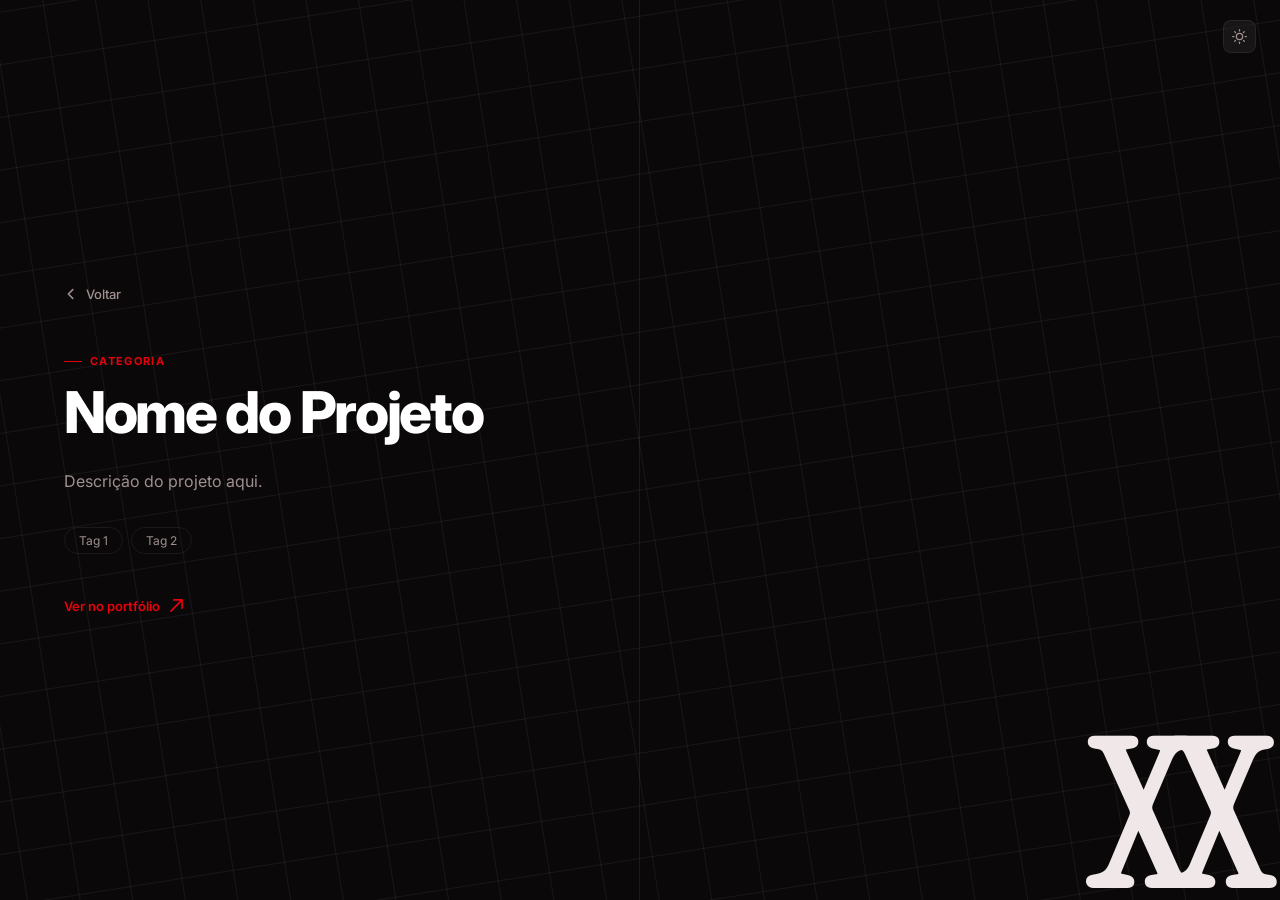
<file: projetos/_template.html>
<!DOCTYPE html>
<html lang="pt-BR" data-theme="dark">
<head>
  <meta charset="UTF-8"/>
  <meta name="viewport" content="width=device-width, initial-scale=1.0"/>
  <title>PROJETO_NOME · GR Brands</title>
  <link rel="preconnect" href="https://fonts.googleapis.com"/>
  <link rel="preconnect" href="https://fonts.gstatic.com" crossorigin/>
  <link href="https://fonts.googleapis.com/css2?family=Inter:wght@300;400;500;600;700;800&family=Instrument+Serif:ital@0;1&display=swap" rel="stylesheet"/>
  <style>
    *, *::before, *::after { box-sizing: border-box; margin: 0; padding: 0; }

    :root {
      --bg:      #0a0808;
      --accent:  #E8000D;
      --heading: #ffffff;
      --muted:   #a09090;
      --text:    #f0e8e8;
      --border:  rgba(255,255,255,0.07);
    }
    :root[data-theme="light"] {
      --bg:      #faf7f7;
      --heading: #180808;
      --muted:   #7a6060;
      --text:    #2e1e1e;
      --border:  rgba(0,0,0,0.08);
    }

    html, body { height: 100%; overflow: hidden; }

    body {
      font-family: 'Inter', sans-serif;
      background: var(--bg);
      color: var(--text);
      -webkit-font-smoothing: antialiased;
    }

    /* ── GRID BG ── */
    #grid-bg {
      position: fixed; inset: -15%; z-index: 0; pointer-events: none;
      background-image:
        linear-gradient(rgba(255,255,255,0.055) 1px, transparent 1px),
        linear-gradient(90deg, rgba(255,255,255,0.055) 1px, transparent 1px);
      background-size: 52px 52px;
      transform: rotate(-9deg);
      will-change: transform;
    }
    :root[data-theme="light"] #grid-bg {
      background-image:
        linear-gradient(rgba(0,0,0,0.06) 1px, transparent 1px),
        linear-gradient(90deg, rgba(0,0,0,0.06) 1px, transparent 1px);
    }

    /* ── LAYOUT ── */
    .page {
      display: grid;
      grid-template-columns: 1fr 1fr;
      height: 100vh;
      position: relative; z-index: 1;
    }

    /* ── LEFT ── */
    .left {
      display: flex; flex-direction: column; justify-content: center;
      padding: 56px 64px;
      border-right: 1px solid var(--border);
      position: relative;
    }

    .back-btn {
      display: inline-flex; align-items: center; gap: 8px;
      font-size: 13px; font-weight: 500; color: var(--muted);
      text-decoration: none;
      margin-bottom: 52px;
      transition: color .2s;
      width: fit-content;
    }
    .back-btn:hover { color: var(--heading); }
    .back-btn svg { transition: transform .2s; }
    .back-btn:hover svg { transform: translateX(-3px); }

    .proj-cat {
      font-size: 11px; font-weight: 700; letter-spacing: .12em;
      text-transform: uppercase; color: var(--accent);
      margin-bottom: 14px; display: flex; align-items: center; gap: 8px;
    }
    .proj-cat::before {
      content: ''; width: 18px; height: 1px;
      background: var(--accent); display: block;
    }

    .proj-title {
      font-size: clamp(36px, 4.5vw, 64px);
      font-weight: 800; letter-spacing: -.04em;
      color: var(--heading); line-height: 1.05;
      margin-bottom: 24px;
    }

    .proj-desc {
      font-size: 16px; color: var(--muted);
      line-height: 1.75; max-width: 440px;
      margin-bottom: 32px;
    }

    .proj-tags {
      display: flex; flex-wrap: wrap; gap: 8px;
      margin-bottom: 44px;
    }
    .proj-tag {
      font-size: 12px; padding: 5px 14px; border-radius: 100px;
      border: 1px solid var(--border); color: var(--muted);
      background: transparent;
    }

    .proj-link {
      display: inline-flex; align-items: center; gap: 10px;
      font-size: 13px; font-weight: 600;
      color: var(--accent); text-decoration: none;
      transition: gap .2s;
    }
    .proj-link:hover { gap: 14px; }

    /* ── RIGHT ── */
    .right {
      position: relative; overflow: hidden;
    }
    .right-bg {
      position: absolute; inset: 0;
      /* set per-project */
    }
    .right-glow {
      position: absolute; inset: 0; pointer-events: none;
      /* set per-project */
    }
    .right-initials {
      position: absolute; bottom: -20px; right: 20px;
      font-family: 'Instrument Serif', serif;
      font-size: clamp(120px, 18vw, 200px);
      font-weight: 800; letter-spacing: -.06em;
      line-height: 1; user-select: none; pointer-events: none;
      /* color set per-project */
    }
    .right-img {
      position: absolute; inset: 0;
      display: flex; align-items: center; justify-content: center;
      padding: 48px;
    }
    .right-img img {
      max-width: 100%; max-height: 100%;
      object-fit: contain;
      filter: drop-shadow(0 24px 48px rgba(0,0,0,0.40));
    }

    /* ── THEME TOGGLE ── */
    .theme-toggle {
      position: fixed; top: 20px; right: 24px; z-index: 100;
      background: rgba(255,255,255,.06); border: 1px solid var(--border);
      border-radius: 8px; padding: 8px; cursor: pointer;
      display: flex; align-items: center; justify-content: center;
      color: var(--muted); transition: color .2s; backdrop-filter: blur(12px);
    }
    .theme-toggle:hover { color: var(--heading); }
    .theme-toggle svg { width: 15px; height: 15px; display: block; }
    [data-theme="dark"]  .icon-moon { display: none; }
    [data-theme="light"] .icon-sun  { display: none; }

    /* ── MOBILE ── */
    @media (max-width: 768px) {
      html, body { overflow: auto; }
      .page { grid-template-columns: 1fr; height: auto; }
      .left { padding: 40px 28px; border-right: none; border-bottom: 1px solid var(--border); }
      .right { height: 55vw; min-height: 260px; }
      .proj-title { font-size: clamp(30px, 8vw, 48px); }
      .back-btn { margin-bottom: 36px; }
    }
  </style>
</head>
<body>
<div id="grid-bg" aria-hidden="true"></div>

<button class="theme-toggle" id="themeToggle" aria-label="Alternar tema">
  <svg class="icon-sun" xmlns="http://www.w3.org/2000/svg" viewBox="0 0 24 24" fill="none" stroke="currentColor" stroke-width="2" stroke-linecap="round" stroke-linejoin="round"><circle cx="12" cy="12" r="5"/><line x1="12" y1="1" x2="12" y2="3"/><line x1="12" y1="21" x2="12" y2="23"/><line x1="4.22" y1="4.22" x2="5.64" y2="5.64"/><line x1="18.36" y1="18.36" x2="19.78" y2="19.78"/><line x1="1" y1="12" x2="3" y2="12"/><line x1="21" y1="12" x2="23" y2="12"/><line x1="4.22" y1="19.78" x2="5.64" y2="18.36"/><line x1="18.36" y1="5.64" x2="19.78" y2="4.22"/></svg>
  <svg class="icon-moon" xmlns="http://www.w3.org/2000/svg" viewBox="0 0 24 24" fill="none" stroke="currentColor" stroke-width="2" stroke-linecap="round" stroke-linejoin="round"><path d="M21 12.79A9 9 0 1 1 11.21 3 7 7 0 0 0 21 12.79z"/></svg>
</button>

<div class="page">
  <div class="left">
    <a href="../index.html" class="back-btn">
      <svg viewBox="0 0 16 16" fill="none" width="14" height="14"><path d="M10 3L5 8l5 5" stroke="currentColor" stroke-width="1.8" stroke-linecap="round" stroke-linejoin="round"/></svg>
      Voltar
    </a>

    <div class="proj-cat">CATEGORIA</div>
    <h1 class="proj-title">Nome do Projeto</h1>
    <p class="proj-desc">Descrição do projeto aqui.</p>

    <div class="proj-tags">
      <span class="proj-tag">Tag 1</span>
      <span class="proj-tag">Tag 2</span>
    </div>

    <a href="URL_PORTFOLIO" target="_blank" rel="noopener" class="proj-link">
      Ver no portfólio
      <svg viewBox="0 0 14 14" fill="none" width="13" height="13"><path d="M1 13L13 1M13 1H4M13 1V10" stroke="currentColor" stroke-width="1.8" stroke-linecap="round"/></svg>
    </a>
  </div>

  <div class="right">
    <div class="right-bg"></div>
    <div class="right-glow"></div>
    <div class="right-initials">XX</div>
    <div class="right-img">
      <!-- <img src="../img/projetos/NOME.jpg" alt="Nome do Projeto"/> -->
    </div>
  </div>
</div>

<script>
  const html  = document.documentElement;
  const saved = localStorage.getItem('gr-theme') || 'dark';
  html.setAttribute('data-theme', saved);
  document.documentElement.style.colorScheme = saved;
  document.getElementById('themeToggle').addEventListener('click', () => {
    const next = html.getAttribute('data-theme') === 'dark' ? 'light' : 'dark';
    html.setAttribute('data-theme', next);
    document.documentElement.style.colorScheme = next;
    localStorage.setItem('gr-theme', next);
  });
  // Grid parallax
  const g = document.getElementById('grid-bg');
  let tx=0,ty=0,cx=0,cy=0;
  document.addEventListener('mousemove', e => {
    tx = (e.clientX/window.innerWidth  - .5)*22;
    ty = (e.clientY/window.innerHeight - .5)*18;
  });
  (function loop(){ cx+=(tx-cx)*.04; cy+=(ty-cy)*.04; g.style.transform=`rotate(-9deg) translate(${cx}px,${cy}px)`; requestAnimationFrame(loop); })();
</script>
</body>
</html>
</file>
